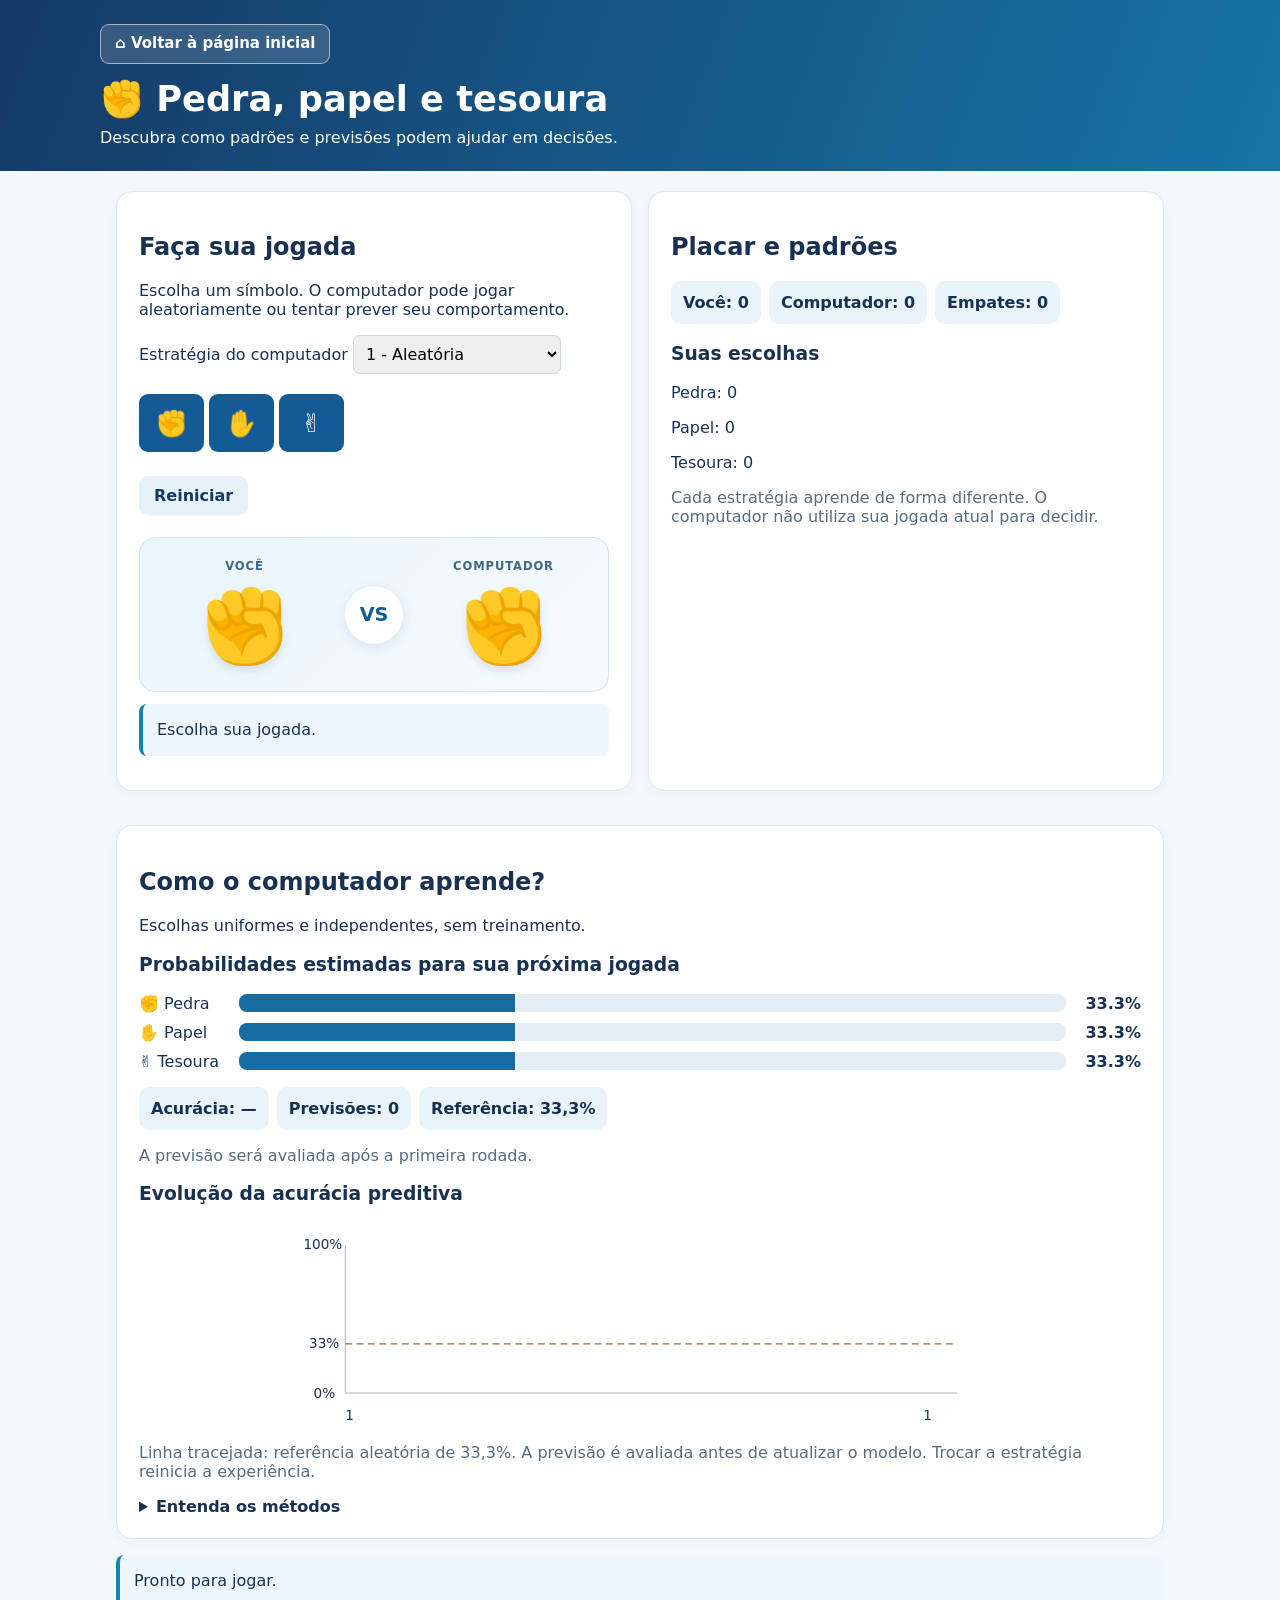
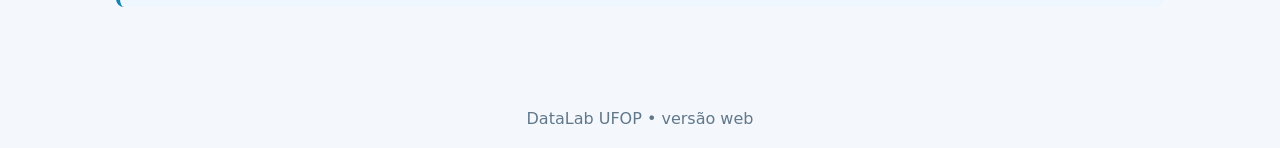
<file: jogos/01-pedra-papel-tesoura/index.html>
<!doctype html><html lang="pt-BR"><head><meta charset="utf-8"><meta name="viewport" content="width=device-width,initial-scale=1"><title>✊ Pedra, papel e tesoura | DataLab UFOP</title><style>

:root{font-family:system-ui,Segoe UI,Arial,sans-serif;background:#f4f8fc;color:#183153}*{box-sizing:border-box}body{margin:0}header{background:linear-gradient(110deg,#153a67,#1674a5);color:white;padding:24px max(16px,calc((100vw - 1080px)/2))}header h1{margin:0 0 8px;font-size:clamp(1.5rem,4vw,2.2rem)}header p{margin:0}main{max-width:1080px;margin:auto;padding:20px 16px 70px}.card{background:white;border:1px solid #dbe7f0;border-radius:16px;padding:22px;margin-bottom:16px;box-shadow:0 3px 12px #173c6008}.cols{display:grid;grid-template-columns:1fr 1fr;gap:16px}.muted{color:#576c7e}.small{font-size:.9rem}button,select,input{font:inherit}button{cursor:pointer;border:0;border-radius:9px;background:#145b96;color:white;padding:10px 15px;margin:4px 5px 4px 0;font-weight:650}button.alt{background:#e6f1f8;color:#153a67}button:disabled{opacity:.5;cursor:default}button:focus-visible,input:focus-visible,select:focus-visible{outline:3px solid #e7a13b}input,select{border:1px solid #c8d8e4;border-radius:7px;padding:8px;max-width:100%}input[type=range]{width:100%}.notice{background:#edf7fd;border-left:4px solid #1683b0;padding:14px;border-radius:8px;margin:12px 0;line-height:1.5}.stats{display:flex;flex-wrap:wrap;gap:8px}.stat{background:#e8f3fa;padding:12px;border-radius:10px;font-weight:650}.choice{display:inline-flex;align-items:center;justify-content:center;min-width:65px;min-height:58px;font-size:25px}.choice.active{outline:3px solid #eaa34d}.chart{display:block;width:100%;max-width:100%;border:1px solid #e1eaf0;border-radius:10px;background:#fff;touch-action:none}.grid{display:grid;grid-template-columns:repeat(auto-fit,minmax(145px,1fr));gap:12px}.tile{padding:18px;background:#e9f3fa;border-radius:12px;text-align:center}.tile strong{display:block;font-size:22px}.bar{height:18px;background:#e9f0f6;border-radius:6px;overflow:hidden;margin:6px 0}.bar>div{height:100%;background:#1683b0}.tag{display:inline-block;background:#e7f0f8;border-radius:30px;padding:6px 10px;margin:3px}a{color:#145b96}footer{text-align:center;padding:20px;color:#61778a}hr{border:0;border-top:1px solid #e3eaf0;margin:18px 0}@media(max-width:720px){.cols{grid-template-columns:1fr}.card{padding:16px}}

/* Navegação de retorno ao portal — todos os jogos */
.datalab-home-nav { margin: 0 0 14px; }
.datalab-home-link { display:inline-flex; align-items:center; gap:7px; padding:9px 14px; border-radius:9px; border:1px solid rgba(255,255,255,.55); background:rgba(255,255,255,.14); color:#fff !important; text-decoration:none; font-size:15px; font-weight:650; line-height:1.3; }
.datalab-home-link:hover { background:rgba(255,255,255,.28); }
.datalab-home-link:focus-visible { outline:3px solid #ffc56d; outline-offset:3px; }
@media(max-width:600px) { .datalab-home-link { padding:10px 12px; } }

</style><style>/* Animação da rodada: apenas o jogo 01 */
.rps-arena{display:grid;grid-template-columns:1fr auto 1fr;align-items:center;gap:12px;min-height:155px;margin:18px 0 12px;padding:16px;background:linear-gradient(135deg,#e9f5fc,#f6faff);border:1px solid #cde4f2;border-radius:16px;text-align:center;overflow:hidden}
.rps-side{display:flex;flex-direction:column;align-items:center;gap:8px;min-width:0}.rps-label{font-size:.72rem;letter-spacing:.08em;font-weight:800;color:#426784}.rps-hand{font-size:clamp(2.9rem,7vw,4.5rem);line-height:1.25;display:block;transform-origin:center bottom;filter:drop-shadow(0 5px 4px #173c601e)}.rps-center{min-width:58px}.rps-count{display:inline-flex;align-items:center;justify-content:center;width:58px;height:58px;border-radius:50%;background:#fff;color:#155b91;font-size:1.2rem;font-weight:900;box-shadow:0 3px 12px #173c601c}.rps-arena.playing .rps-left{animation:rps-bounce-left .45s ease-in-out infinite alternate}.rps-arena.playing .rps-right{animation:rps-bounce-right .45s ease-in-out infinite alternate}.rps-count.pulse{animation:rps-pop .28s ease-out}.rps-arena.revealed .rps-hand{animation:rps-reveal .45s cubic-bezier(.2,1.5,.4,1) both}.rps-arena.win{border-color:#66b98b;background:#e8f8ef}.rps-arena.lose{border-color:#edaaa0;background:#fff0ed}.rps-arena.tie{border-color:#d4bf73;background:#fff9e6}@keyframes rps-bounce-left{from{transform:translateY(-8px) rotate(-15deg)}to{transform:translateY(13px) rotate(10deg)}}@keyframes rps-bounce-right{from{transform:translateY(-8px) rotate(15deg)}to{transform:translateY(13px) rotate(-10deg)}}@keyframes rps-pop{from{transform:scale(.7);opacity:.4}to{transform:scale(1);opacity:1}}@keyframes rps-reveal{from{transform:scale(.65);opacity:.5}to{transform:scale(1);opacity:1}}@media(max-width:420px){.rps-arena{gap:5px;padding:10px}.rps-center{min-width:44px}.rps-count{width:44px;height:44px;font-size:1rem}}@media(prefers-reduced-motion:reduce){.rps-arena.playing .rps-hand,.rps-arena.revealed .rps-hand,.rps-count.pulse{animation:none}}

.learning-panel{margin-top:18px}.prob-row{display:grid;grid-template-columns:90px minmax(0,1fr) 65px;gap:10px;align-items:center;margin:10px 0}.prob-track{height:18px;background:#e5edf5;border-radius:8px;overflow:hidden}.prob-track>div{height:100%;background:#176ca2;transition:width .25s}.prob-row strong{text-align:right;font-variant-numeric:tabular-nums}.learning-panel #curve{display:block;width:100%;max-width:680px;height:auto;margin:12px auto}.learning-panel details{margin-top:12px}.learning-panel summary{cursor:pointer;font-weight:700}.learning-panel .stats{margin-top:16px}
</style></head><body><header><nav class="datalab-home-nav" aria-label="Navegação principal"><a class="datalab-home-link" href="../../index.html" title="Voltar à página inicial do DataLab UFOP">⌂ Voltar à página inicial</a></nav><h1>✊ Pedra, papel e tesoura</h1><p>Descubra como padrões e previsões podem ajudar em decisões.</p></header><main><div class="cols"><section class="card"><h2>Faça sua jogada</h2><p>Escolha um símbolo. O computador pode jogar aleatoriamente ou tentar prever seu comportamento.</p><label>Estratégia do computador <select id="mode"><option value="random">1 - Aleatória</option><option value="smart">2 - Frequências</option><option value="markov">3 - Cadeia de Markov</option><option value="neural">4 - Rede neural</option></select></label><p><button class="choice" data-play="0">✊</button><button class="choice" data-play="1">✋</button><button class="choice" data-play="2">✌️</button></p><button id="reset" class="alt">Reiniciar</button><div id="arena" class="rps-arena" aria-label="Animação da rodada">
<div class="rps-side"><span class="rps-label">VOCÊ</span><span id="hand-user" class="rps-hand rps-left">✊</span></div>
<div class="rps-center"><span id="rps-count" class="rps-count">VS</span></div>
<div class="rps-side"><span class="rps-label">COMPUTADOR</span><span id="hand-cpu" class="rps-hand rps-right">✊</span></div>
</div><div id="out" class="notice" aria-live="polite">Escolha sua jogada.</div></section><section class="card"><h2>Placar e padrões</h2><div class="stats" id="scores"></div><h3>Suas escolhas</h3><div id="freq"></div><p class="muted">Cada estratégia aprende de forma diferente. O computador não utiliza sua jogada atual para decidir.</p></section></div><section class="card learning-panel"><h2>Como o computador aprende?</h2><p id="method"></p><h3>Probabilidades estimadas para sua próxima jogada</h3><div id="prob"></div><div class="stats" id="metrics"></div><p id="lastpred" class="muted"></p><h3>Evolução da acurácia preditiva</h3><svg id="curve" viewBox="0 0 600 180" role="img" aria-label="Acurácia acumulada e referência aleatória"></svg><p class="muted">Linha tracejada: referência aleatória de 33,3%. A previsão é avaliada antes de atualizar o modelo. Trocar a estratégia reinicia a experiência.</p><details><summary>Entenda os métodos</summary><p>Frequências: moda das escolhas anteriores, com suavização para exibir probabilidades. Markov: transições da última jogada para a próxima, com suavização. Rede neural: 18 entradas one-hot (três escolhas e três resultados anteriores), 6 unidades ReLU e 3 saídas softmax. Treinamento por entropia cruzada e gradiente após cada rodada com histórico suficiente. Markov e rede neural escolhem a ação de maior saldo esperado entre vitória e derrota.</p></details></section><div id="status" class="notice" role="status" aria-live="polite">Pronto para jogar.</div></main><footer>DataLab UFOP • versão web </footer><script>
'use strict';
const $=id=>document.getElementById(id);
function say(text){$('status').textContent=text;}
const icons=['✊','✋','✌️'],names=['Pedra','Papel','Tesoura'];
let hist=[],w=0,l=0,t=0,animating=false,roundToken=0,net,evals=[];
const buttons=[...document.querySelectorAll('[data-play]')];
const reducedMotion=window.matchMedia ? window.matchMedia('(prefers-reduced-motion: reduce)') : {matches:false};
const zeros=n=>Array(n).fill(0), rand=()=>Math.random();
const matrix=(n,m)=>Array.from({length:n},()=>Array.from({length:m},()=> (rand()*2-1)*Math.sqrt(2/m)));
function initNet(){return {W:matrix(6,18),b:zeros(6),V:matrix(3,6),d:zeros(3),steps:0};}
function features(h){const x=zeros(18);h.slice(-3).forEach((r,i)=>{x[i*6+r.u]=1;x[i*6+3+r.r]=1;});return x;}
const dot=(a,b)=>a.reduce((s,v,i)=>s+v*b[i],0);
function forward(x){const z=net.W.map((a,i)=>dot(a,x)+net.b[i]),h=z.map(v=>Math.max(0,v)),a=net.V.map((v,i)=>dot(v,h)+net.d[i]),m=Math.max(...a),e=a.map(v=>Math.exp(v-m)),s=e.reduce((a,b)=>a+b,0);return {z,h,p:e.map(v=>v/s)};}
function train(x,y){const {z,h,p}=forward(x),d=p.map((v,i)=>v-(i===y?1:0)),g=h.map((_,j)=>z[j]>0?net.V.reduce((s,v,i)=>s+v[j]*d[i],0):0),lr=.08;net.V.forEach((v,i)=>{v.forEach((_,j)=>v[j]-=lr*d[i]*h[j]);net.d[i]-=lr*d[i];});net.W.forEach((v,i)=>{v.forEach((_,j)=>v[j]-=lr*g[i]*x[j]);net.b[i]-=lr*g[i];});net.steps++;}
function freq(h){let a=[1,1,1];h.forEach(r=>a[r.u]++);return a.map(v=>v/(h.length+3));}
function estimate(h,mode){if(mode==='random'||h.length<3)return [1/3,1/3,1/3];if(mode==='smart')return freq(h);if(mode==='neural')return net.steps?forward(features(h)).p:freq(h);let a=[1,1,1],last=h[h.length-1].u;for(let i=1;i<h.length;i++)if(h[i-1].u===last)a[h[i].u]++;let n=a.reduce((s,v)=>s+v,0);return n===3?freq(h):a.map(v=>v/n);}
function best(a){let m=Math.max(...a),idx=a.map((v,i)=>Math.abs(v-m)<1e-10?i:-1).filter(i=>i>=0);return idx[Math.floor(rand()*idx.length)];}
function decide(p,mode){let pred=mode==='smart'&&hist.length>=3?p.indexOf(Math.max(...p)):best(p);let c=mode==='random'||hist.length<3?Math.floor(rand()*3):mode==='smart'?(pred+1)%3:best(p.map((_,i)=>p[(i+2)%3]-p[(i+1)%3]));return {pred,c};}
const descriptions={random:'Escolhas uniformes e independentes, sem treinamento.',smart:'Aprende a escolha mais frequente após três rodadas. Empates de frequência favorecem a primeira categoria.',markov:'Estima a próxima escolha condicionada à última. Sem transições observadas, utiliza frequências.',neural:'Rede neural 18–6–3, atualizada após cada rodada com três jogadas anteriores. Antes da primeira atualização, usa frequências.'};
function render(){
 $('scores').innerHTML=`<span class="stat">Você: ${w}</span><span class="stat">Computador: ${l}</span><span class="stat">Empates: ${t}</span>`;
 $('freq').innerHTML=names.map((n,i)=>`<p>${n}: ${hist.filter(x=>x.u===i).length}</p>`).join('');
 const mode=$('mode').value,p=estimate(hist,mode),n=evals.length,acc=n?100*evals.reduce((s,r)=>s+r.hit,0)/n:0;
 $('method').textContent=descriptions[mode];$('prob').innerHTML=p.map((v,i)=>`<div class="prob-row"><span>${icons[i]} ${names[i]}</span><div class="prob-track"><div style="width:${100*v}%"></div></div><strong>${(100*v).toFixed(1)}%</strong></div>`).join('');
 $('metrics').innerHTML=`<span class="stat">Acurácia: ${n?acc.toFixed(1)+'%':'—'}</span><span class="stat">Previsões: ${n}</span><span class="stat">Referência: 33,3%</span>${mode==='neural'?`<span class="stat">Atualizações da rede: ${net.steps}</span>`:''}`;
 $('lastpred').textContent=n?`Última previsão: ${names[evals[evals.length-1].pred]} — ${evals[evals.length-1].hit?'correta':'incorreta'}.`: 'A previsão será avaliada após a primeira rodada.';
 let sum=0,pts=evals.map((r,i)=>{sum+=r.hit;return `${40+540*i/Math.max(1,n-1)},${150-130*sum/(i+1)}`;});
 $('curve').innerHTML=`<g fill="currentColor" font-size="12"><text x="3" y="23">100%</text><text x="8" y="110">33%</text><text x="12" y="154">0%</text><text x="40" y="174">1</text><text x="550" y="174">${n||1}</text></g><path d="M40 20V150H580" stroke="#aab8c6" fill="none"/><path d="M40 106.67H580" stroke="#a06b23" stroke-dasharray="6 4"/>${n>1?`<polyline points="${pts.join(' ')}" fill="none" stroke="#176ca2" stroke-width="3"/>`:n?`<circle cx="40" cy="${150-130*evals[0].hit}" r="4" fill="#176ca2"/>`:''}`;
}
function setBusy(value){animating=value;buttons.forEach(b=>b.disabled=value);$('mode').disabled=value;}
function pause(ms){return new Promise(resolve=>setTimeout(resolve,ms));}
async function play(u){if(animating)return;const token=++roundToken,mode=$('mode').value,p=estimate(hist,mode),{pred,c}=decide(p,mode),x=hist.length>=3?features(hist):null;setBusy(true);const arena=$('arena'),count=$('rps-count');arena.className='rps-arena playing';$('hand-user').textContent='✊';$('hand-cpu').textContent='✊';$('out').textContent='Pedra, papel, tesoura...';say('Rodada em andamento.');for(const step of reducedMotion.matches?['3','2','1']:['3','2','1','JÁ!']){if(token!==roundToken)return;count.classList.remove('pulse');void count.offsetWidth;count.textContent=step;count.classList.add('pulse');await pause(reducedMotion.matches?90:390);}if(token!==roundToken)return;
 $('hand-user').textContent=icons[u];$('hand-cpu').textContent=icons[c];const result=(u-c+3)%3;arena.className='rps-arena revealed '+(result===0?'tie':result===1?'win':'lose');count.classList.remove('pulse');count.textContent=result===0?'🤝':result===1?'🏆':'💻';evals.push({pred,hit:Number(pred===u)});if(mode==='neural'&&x)train(x,u);hist.push({u,r:result});if(result===0)t++;else if(result===1)w++;else l++;$('out').textContent=`Você: ${icons[u]} ${names[u]}. Computador: ${icons[c]} ${names[c]}. ${result===0?'Empate!':result===1?'Você venceu!':'O computador venceu!'}`;say(`Rodada ${hist.length} concluída.`);render();setBusy(false);}
function reset(){++roundToken;setBusy(false);hist=[];evals=[];w=l=t=0;net=initNet();$('arena').className='rps-arena';$('hand-user').textContent='✊';$('hand-cpu').textContent='✊';$('rps-count').textContent='VS';$('rps-count').classList.remove('pulse');$('out').textContent='Escolha sua jogada.';say('Pronto para jogar.');render();}
buttons.forEach(b=>b.addEventListener('click',()=>play(Number(b.dataset.play))));$('reset').addEventListener('click',reset);$('mode').addEventListener('change',reset);net=initNet();render();

</script></body></html>
</file>
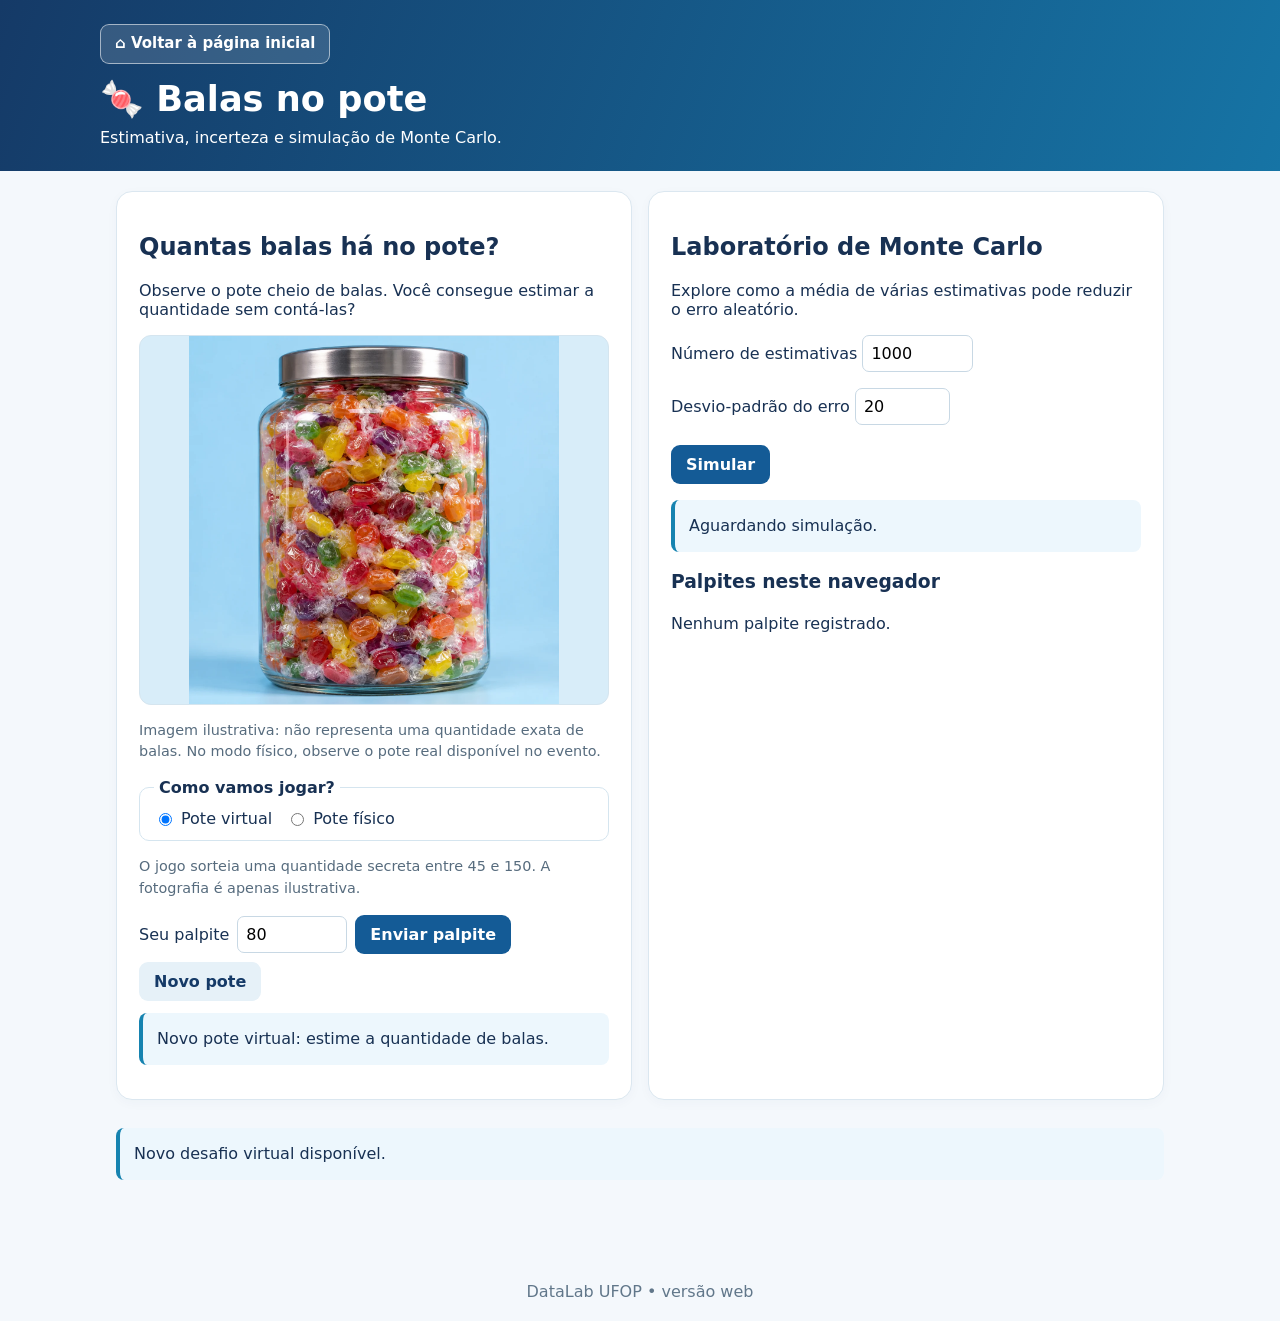
<file: jogos/02-balas-no-pote/index.html>
<!doctype html>
<html lang="pt-BR"><head><meta charset="utf-8"><meta name="viewport" content="width=device-width,initial-scale=1"><title>🍬 Balas no pote | DataLab UFOP</title><link rel="stylesheet" href="../../assets/style.css"><link rel="stylesheet" href="game.css"></head>
<body><header><nav class="datalab-home-nav" aria-label="Navegação principal"><a class="datalab-home-link" href="../../index.html" title="Voltar à página inicial do DataLab UFOP">⌂ Voltar à página inicial</a></nav><h1>🍬 Balas no pote</h1><p>Estimativa, incerteza e simulação de Monte Carlo.</p></header>
<main><div class="cols"><section class="card"><h2>Quantas balas há no pote?</h2>
<p>Observe o pote cheio de balas. Você consegue estimar a quantidade sem contá-las?</p>
<div class="pot-photo"><img src="assets/pote-balas.webp" alt="Pote de vidro repleto de balas coloridas sobrepostas, difíceis de contar individualmente"></div>
<p class="muted small" id="image-note">Imagem ilustrativa: não representa uma quantidade exata de balas. No modo físico, observe o pote real disponível no evento.</p>
<fieldset class="mode-picker"><legend>Como vamos jogar?</legend><label><input type="radio" name="mode" value="virtual" checked> Pote virtual</label><label><input type="radio" name="mode" value="physical"> Pote físico</label></fieldset>
<div id="virtual-controls" class="small muted">O jogo sorteia uma quantidade secreta entre 45 e 150. A fotografia é apenas ilustrativa.</div>
<div id="physical-controls" hidden><details id="organizer"><summary>🔒 Configuração do organizador — pote físico</summary><div class="admin-panel"><p>Antes da participação, conte as balas do pote real e informe o total. Configure longe da visão dos visitantes.</p><label>Quantidade real de balas <input id="physical-truth" type="password" inputmode="numeric" autocomplete="off" placeholder="Digite o total" aria-label="Quantidade real de balas"></label><button id="save-physical">Salvar quantidade</button><p class="small muted" id="physical-config-status">Nenhuma quantidade configurada.</p><p class="small muted">A quantidade fica somente na memória desta página. Recarregar a página exige uma nova configuração.</p></div></details><p class="small muted" id="physical-ready">Aguardando configuração do pote físico pelo organizador.</p></div>
<div class="guess-line"><label for="guess">Seu palpite</label><input id="guess" type="number" min="1" max="1000000" value="80"><button id="send">Enviar palpite</button><button class="alt" id="new">Novo pote</button></div>
<div id="result" class="notice" aria-live="polite">Faça sua estimativa antes de revelar.</div>
</section><section class="card"><h2>Laboratório de Monte Carlo</h2><p>Explore como a média de várias estimativas pode reduzir o erro aleatório.</p>
<label>Número de estimativas <input id="n" type="number" min="10" max="10000" value="1000"></label><p><label>Desvio-padrão do erro <input id="sigma" type="number" min="1" max="100" value="20"></label></p><button id="sim">Simular</button><div id="simres" class="notice">Aguardando simulação.</div><h3>Palpites neste navegador</h3><div id="history"></div></section></div>
<div id="status" class="notice" role="status" aria-live="polite">Pronto para jogar.</div></main><footer>DataLab UFOP • versão web </footer>
<script src="../../assets/common.js"></script><script src="app.js"></script></body></html>
</file>
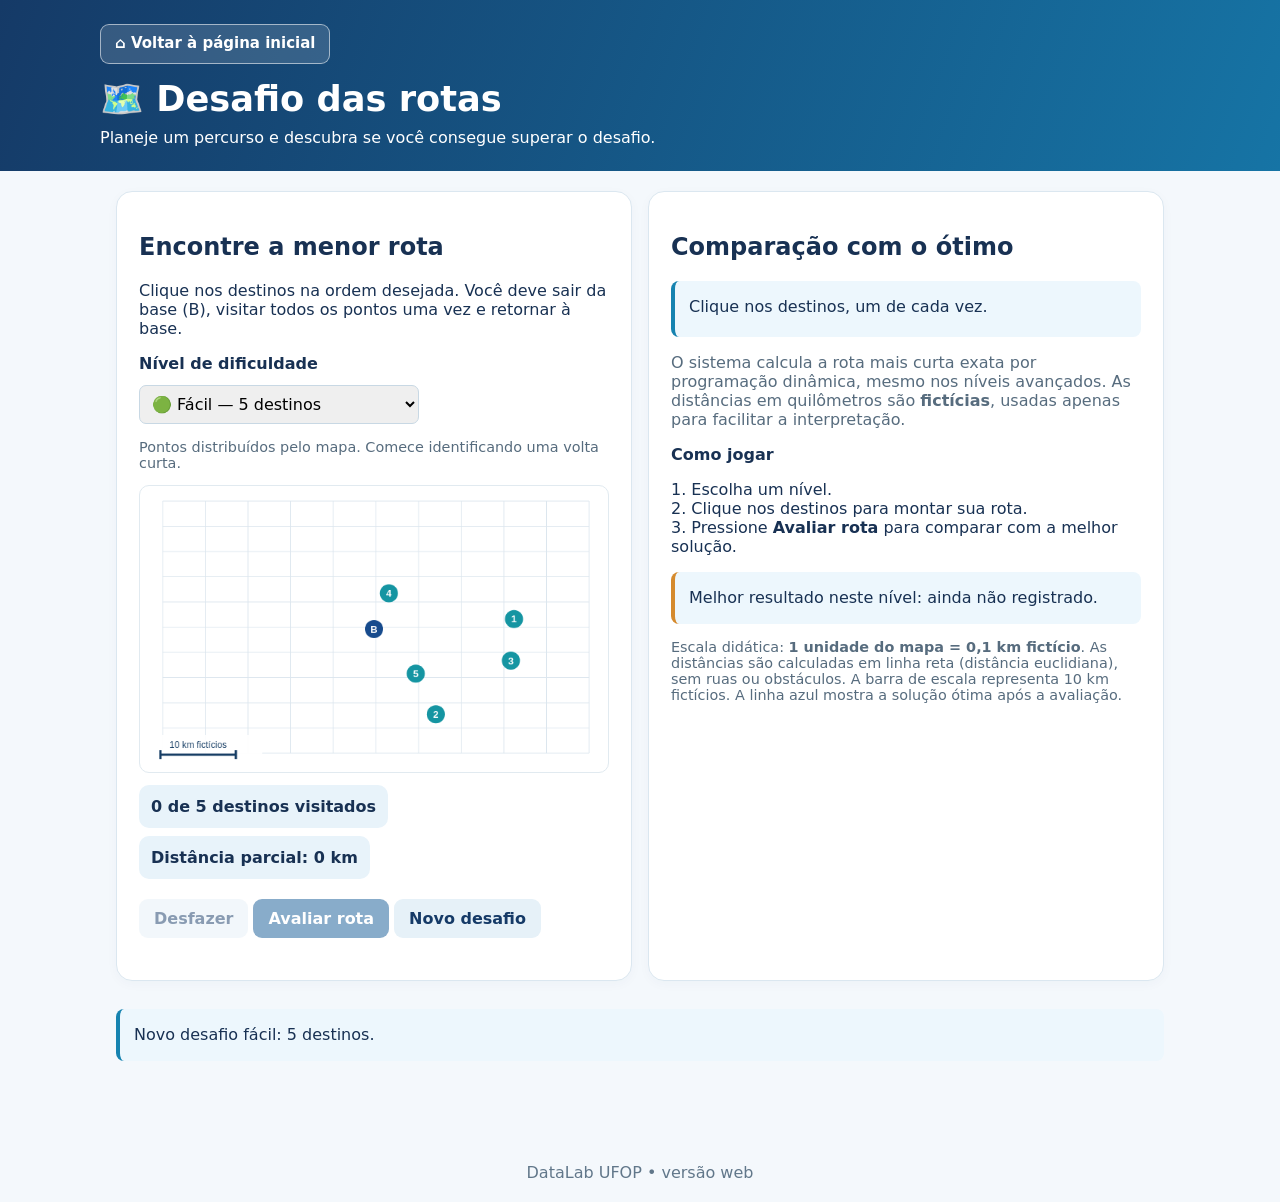
<file: jogos/03-desafio-rotas/index.html>
<!doctype html><html lang="pt-BR"><head><meta charset="utf-8"><meta name="viewport" content="width=device-width,initial-scale=1"><title>🗺️ Desafio das rotas | DataLab UFOP</title><link rel="stylesheet" href="../../assets/style.css"><link rel="stylesheet" href="game.css"></head><body><header><nav class="datalab-home-nav" aria-label="Navegação principal"><a class="datalab-home-link" href="../../index.html">⌂ Voltar à página inicial</a></nav><h1>🗺️ Desafio das rotas</h1><p>Planeje um percurso e descubra se você consegue superar o desafio.</p></header><main><div class="cols"><section class="card"><h2>Encontre a menor rota</h2><p>Clique nos destinos na ordem desejada. Você deve sair da base (B), visitar todos os pontos uma vez e retornar à base.</p><div class="controls"><label for="level">Nível de dificuldade</label><select id="level"><option value="easy">🟢 Fácil — 5 destinos</option><option value="medium">🟡 Intermediário — 7 destinos</option><option value="hard">🟠 Difícil — 9 destinos</option><option value="expert">🔴 Especialista — 11 destinos</option></select></div><p id="level-desc" class="muted small"></p><canvas class="chart" id="map" width="620" height="380" aria-label="Mapa interativo dos destinos"></canvas><div class="stats" style="margin-top:12px"><span class="stat" id="visited">0 destinos visitados</span><span class="stat" id="distance">Distância parcial: 0 km</span></div><p><button id="undo" class="alt">Desfazer</button><button id="finish">Avaliar rota</button><button id="new" class="alt">Novo desafio</button></p></section><section class="card"><h2>Comparação com o ótimo</h2><div id="route" class="notice">Escolha os pontos no mapa.</div><p class="muted">O sistema calcula a rota mais curta exata por programação dinâmica, mesmo nos níveis avançados. As distâncias em quilômetros são <strong>fictícias</strong>, usadas apenas para facilitar a interpretação.</p><div id="legend"><strong>Como jogar</strong><p>1. Escolha um nível.<br>2. Clique nos destinos para montar sua rota.<br>3. Pressione <strong>Avaliar rota</strong> para comparar com a melhor solução.</p></div><div id="segments" aria-live="polite"></div><div id="record" class="notice">Melhor resultado neste nível: ainda não registrado.</div><p class="small muted">Escala didática: <strong>1 unidade do mapa = 0,1 km fictício</strong>. As distâncias são calculadas em linha reta (distância euclidiana), sem ruas ou obstáculos. A barra de escala representa 10 km fictícios. A linha azul mostra a solução ótima após a avaliação.</p></section></div><div id="status" class="notice" role="status" aria-live="polite">Pronto para jogar.</div></main><footer>DataLab UFOP • versão web</footer><script src="../../assets/common.js"></script><script src="app.js"></script></body></html>
</file>
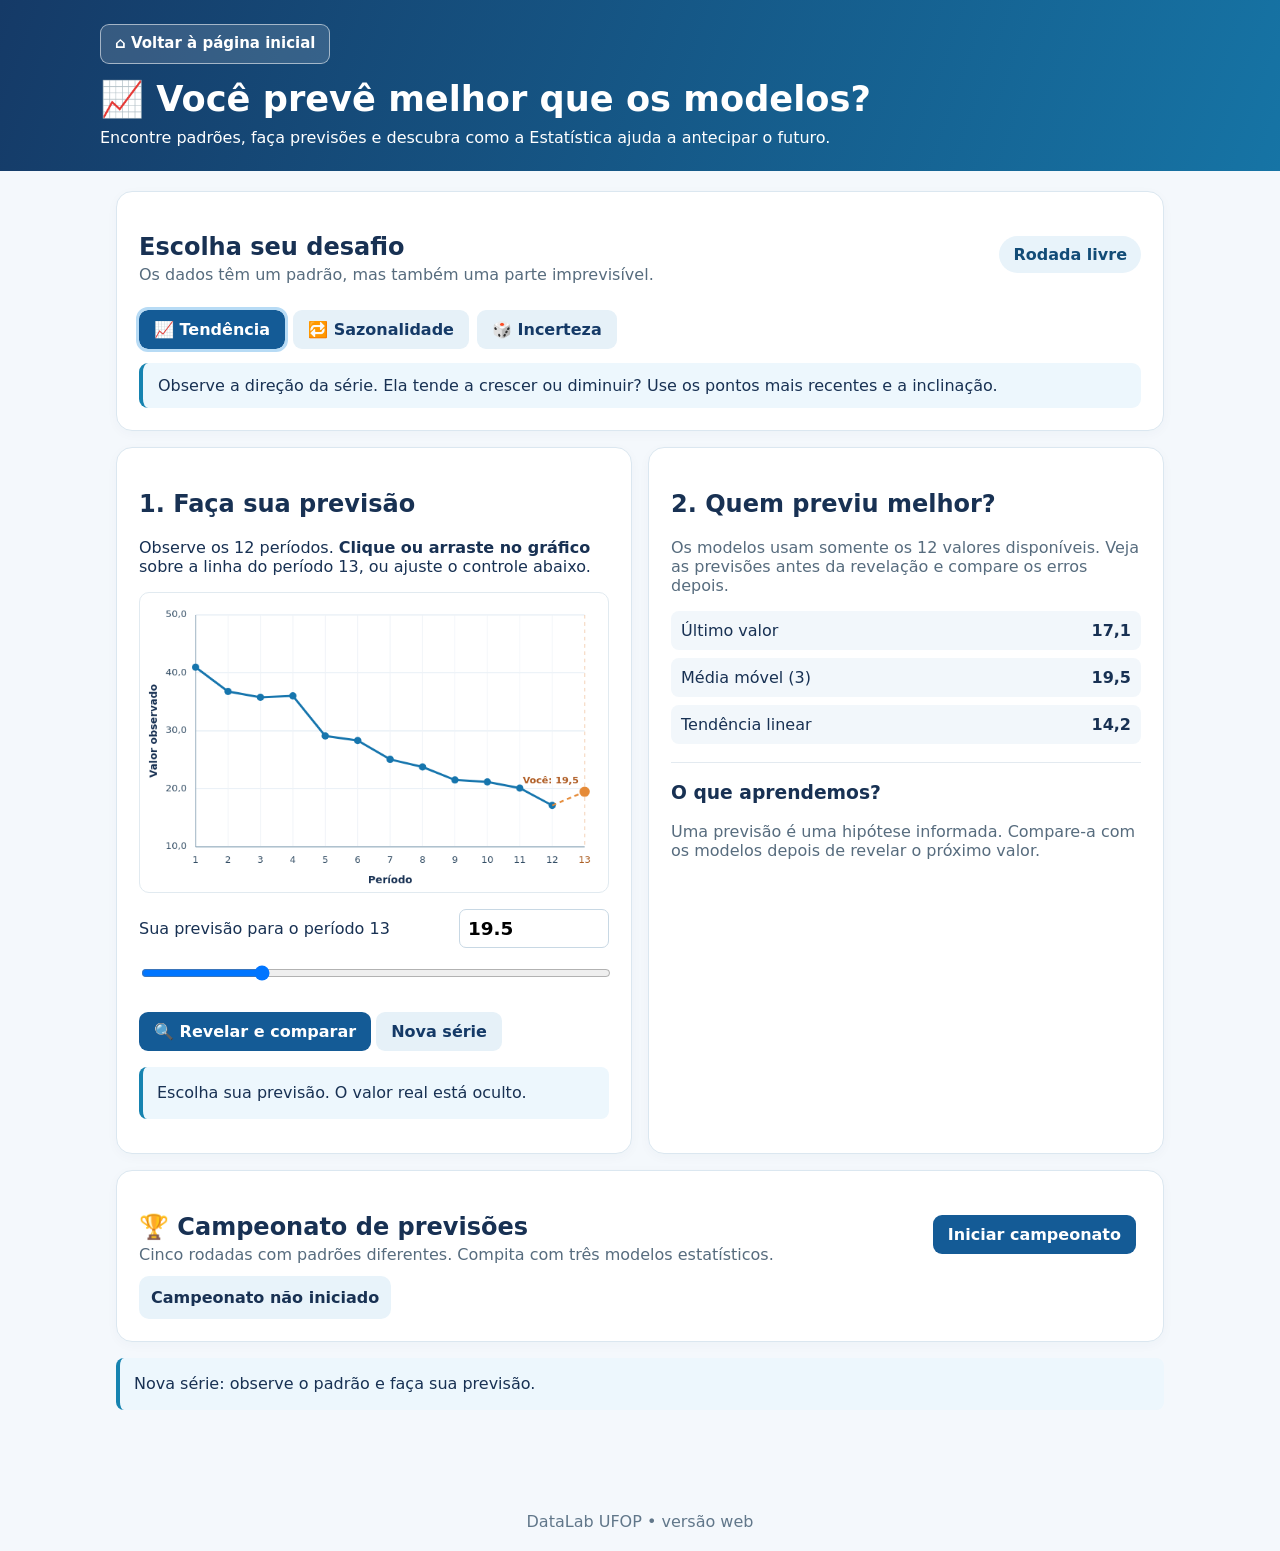
<file: jogos/04-desafio-previsao/index.html>
<!doctype html>
<html lang="pt-BR"><head><meta charset="utf-8"><meta name="viewport" content="width=device-width,initial-scale=1">
<title>📈 Desafio da Previsão | DataLab UFOP</title><link rel="stylesheet" href="../../assets/style.css"><link rel="stylesheet" href="game.css"></head>
<body><header><nav class="datalab-home-nav"><a class="datalab-home-link" href="../../index.html">⌂ Voltar à página inicial</a></nav><h1>📈 Você prevê melhor que os modelos?</h1><p>Encontre padrões, faça previsões e descubra como a Estatística ajuda a antecipar o futuro.</p></header>
<main>
<section class="card"><div class="topline"><div><h2>Escolha seu desafio</h2><p class="muted">Os dados têm um padrão, mas também uma parte imprevisível.</p></div><div class="round-chip" id="roundBadge">Rodada livre</div></div>
<div class="level-row" role="group" aria-label="Dificuldade"><button class="level active" data-level="trend">📈 Tendência</button><button class="level alt" data-level="season">🔁 Sazonalidade</button><button class="level alt" data-level="mixed">🎲 Incerteza</button></div>
<div id="scenarioHelp" class="scenario-help"></div></section>
<div class="cols"><section class="card"><h2>1. Faça sua previsão</h2><p>Observe os 12 períodos. <strong>Clique ou arraste no gráfico</strong> sobre a linha do período 13, ou ajuste o controle abaixo.</p>
<canvas class="chart interactive-chart" id="series" role="img" aria-label="Série temporal com eixos numéricos, 12 observações e previsão ajustável no período 13"></canvas>
<div class="forecast-control"><label for="forecast">Sua previsão para o período 13</label><input id="forecast" type="number" step="0.1" inputmode="decimal"></div>
<input id="forecastRange" type="range" aria-label="Ajustar previsão" step="0.1">
<div id="intervalControls" class="interval-controls" hidden><h3>Qual faixa você considera plausível?</h3><div class="interval-grid"><label>Limite inferior <input id="lower" type="number" step="0.1"></label><label>Limite superior <input id="upper" type="number" step="0.1"></label></div><p class="muted small">Intervalos muito largos recebem penalização. A faixa é uma aposta pessoal, não um intervalo de confiança calculado.</p></div>
<div class="action-row"><button id="check">🔍 Revelar e comparar</button><button id="next" class="alt">Nova série</button></div>
<div id="answer" class="notice" role="status" aria-live="polite">Escolha sua previsão. O valor real está oculto.</div></section>
<section class="card"><h2>2. Quem previu melhor?</h2><p class="muted">Os modelos usam somente os 12 valores disponíveis. Veja as previsões antes da revelação e compare os erros depois.</p>
<div id="modelPredictions" class="model-list"></div><div id="comparison" aria-live="polite"></div><hr><h3>O que aprendemos?</h3><p id="lesson" class="muted">Prever é usar padrões para reduzir a incerteza, não acertar sempre.</p></section></div>
<section class="card"><div class="topline"><div><h2>🏆 Campeonato de previsões</h2><p class="muted">Cinco rodadas com padrões diferentes. Compita com três modelos estatísticos.</p></div><button id="startChamp">Iniciar campeonato</button></div>
<div class="stats" id="champStats"><span class="stat">Campeonato não iniciado</span></div><div id="champHistory"></div><div id="champEnd" class="notice" hidden></div></section>
<div id="status" class="notice" role="status" aria-live="polite">Pronto para começar.</div>
</main><footer>DataLab UFOP • versão web</footer><script src="../../assets/common.js"></script><script src="app.js"></script></body></html>
</file>
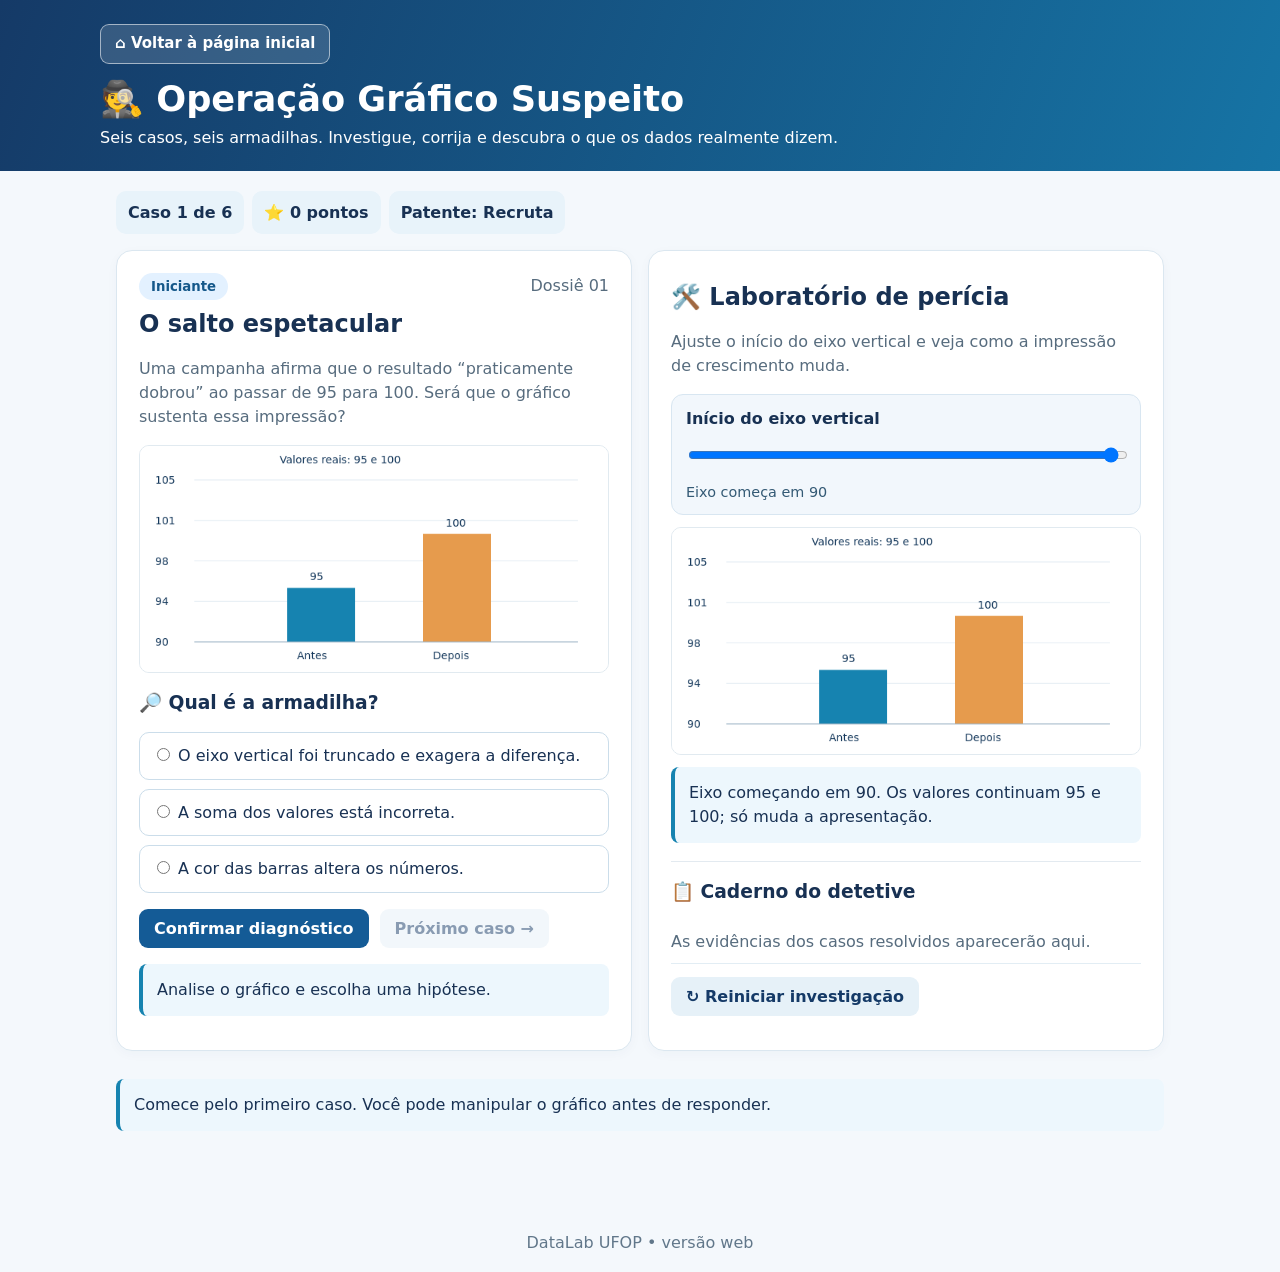
<file: jogos/05-detetive-dados/index.html>
<!doctype html><html lang="pt-BR"><head><meta charset="utf-8"><meta name="viewport" content="width=device-width,initial-scale=1"><title>🕵️ Operação Gráfico Suspeito | DataLab UFOP</title><link rel="stylesheet" href="../../assets/style.css"><link rel="stylesheet" href="game.css"></head><body><header><nav class="datalab-home-nav"><a class="datalab-home-link" href="../../index.html">⌂ Voltar à página inicial</a></nav><h1>🕵️ Operação Gráfico Suspeito</h1><p>Seis casos, seis armadilhas. Investigue, corrija e descubra o que os dados realmente dizem.</p></header><main><div class="stats topstats"><span class="stat" id="progress">Caso 1 de 6</span><span class="stat" id="points">⭐ 0 pontos</span><span class="stat" id="rank">Patente: Recruta</span></div><div class="cols"><section class="card"><div class="caseheading"><span id="difficulty" class="pill">Iniciante</span><span id="caseid" class="muted">Dossiê 01</span></div><h2 id="title"></h2><p id="story" class="muted"></p><canvas id="plot" class="chart" aria-label="Gráfico do caso" role="img"></canvas><div class="chartcaption" id="caption"></div><h3>🔎 Qual é a armadilha?</h3><div id="answers" class="answers"></div><div class="actions"><button id="submit">Confirmar diagnóstico</button><button id="next" class="alt" disabled>Próximo caso →</button></div><div id="feedback" class="notice" role="status" aria-live="polite">Analise o gráfico e escolha uma hipótese.</div></section><section class="card"><h2>🛠️ Laboratório de perícia</h2><p class="muted" id="task"></p><div id="control"></div><canvas id="fixed" class="chart" aria-label="Gráfico com correção interativa" role="img"></canvas><div id="finding" class="notice">Modifique o controle e observe o que muda.</div><hr><h3>📋 Caderno do detetive</h3><div id="notebook" class="notebook"><p class="muted">As evidências dos casos resolvidos aparecerão aqui.</p></div><button id="restart" class="alt">↻ Reiniciar investigação</button></section></div><div id="status" class="notice" role="status" aria-live="polite">Comece pelo primeiro caso. Você pode manipular o gráfico antes de responder.</div></main><footer>DataLab UFOP • versão web</footer><script src="../../assets/common.js"></script><script src="app.js"></script></body></html>
</file>
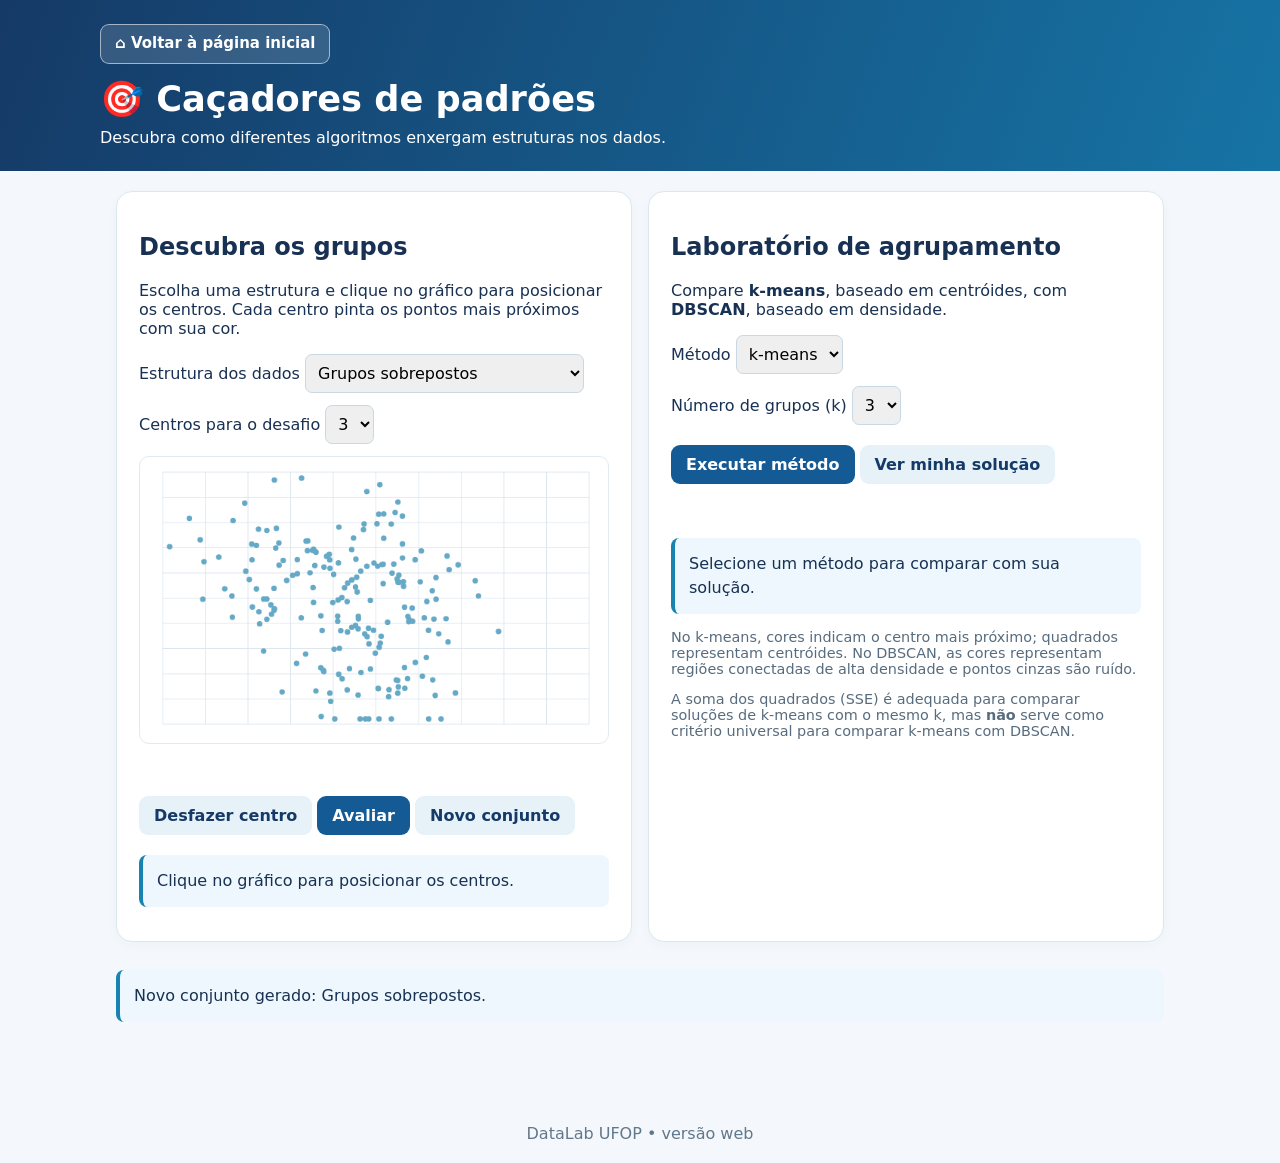
<file: jogos/06-cacadores-padroes/index.html>
<!doctype html><html lang="pt-BR"><head><meta charset="utf-8"><meta name="viewport" content="width=device-width,initial-scale=1"><title>🎯 Caçadores de padrões | DataLab UFOP</title><link rel="stylesheet" href="../../assets/style.css"><link rel="stylesheet" href="game.css"></head><body><header><nav class="datalab-home-nav" aria-label="Navegação principal"><a class="datalab-home-link" href="../../index.html" title="Voltar à página inicial do DataLab UFOP">⌂ Voltar à página inicial</a></nav><h1>🎯 Caçadores de padrões</h1><p>Descubra como diferentes algoritmos enxergam estruturas nos dados.</p></header><main><div class="cols"><section class="card"><h2>Descubra os grupos</h2><p>Escolha uma estrutura e clique no gráfico para posicionar os centros. Cada centro pinta os pontos mais próximos com sua cor.</p><label>Estrutura dos dados <select id="structure"><option value="overlap">Grupos sobrepostos</option><option value="ellipses">Grupos alongados</option><option value="moons">Duas luas entrelaçadas</option><option value="rings">Anéis concêntricos</option><option value="density">Densidades diferentes e ruído</option><option value="blobs">Grupos compactos (inicial)</option></select></label><label class="control">Centros para o desafio <select id="userK"><option value="2">2</option><option value="3" selected>3</option><option value="4">4</option><option value="5">5</option></select></label><canvas class="chart" id="scatter" aria-label="Pontos interativos coloridos conforme o centro mais próximo" tabindex="0"></canvas><div class="legend" id="legend" aria-live="polite"></div><p><button id="undo" class="alt">Desfazer centro</button><button id="check">Avaliar</button><button id="new" class="alt">Novo conjunto</button></p><div id="result" class="notice" aria-live="polite">Clique no gráfico para colocar os centros.</div></section><section class="card"><h2>Laboratório de agrupamento</h2><p>Compare <strong>k-means</strong>, baseado em centróides, com <strong>DBSCAN</strong>, baseado em densidade.</p><label>Método <select id="method"><option value="kmeans">k-means</option><option value="dbscan">DBSCAN</option></select></label><div id="kControls"><label class="control">Número de grupos (k) <select id="k"><option>2</option><option selected>3</option><option>4</option><option>5</option></select></label></div><div id="dbControls" hidden><label class="control">Raio de vizinhança (ε) <input id="eps" type="range" min="8" max="75" value="27" step="1"><output id="epsOut">27</output></label><label class="control">Mínimo de pontos (MinPts) <input id="minpts" type="number" min="3" max="15" value="5" step="1"></label></div><p><button id="run">Executar método</button><button id="resetCompare" class="alt">Ver minha solução</button></p><div class="legend" id="methodLegend"></div><div id="lab" class="notice">Selecione um método para comparar com sua solução.</div><p class="muted small">No k-means, cores indicam o centro mais próximo; quadrados representam centróides. No DBSCAN, as cores representam regiões conectadas de alta densidade e pontos cinzas são ruído.</p><p class="muted small">A soma dos quadrados (SSE) é adequada para comparar soluções de k-means com o mesmo k, mas <strong>não</strong> serve como critério universal para comparar k-means com DBSCAN.</p></section></div><div id="status" class="notice" role="status" aria-live="polite">Pronto para explorar.</div></main><footer>DataLab UFOP • versão web</footer><script src="../../assets/common.js"></script><script src="app.js"></script></body></html>
</file>
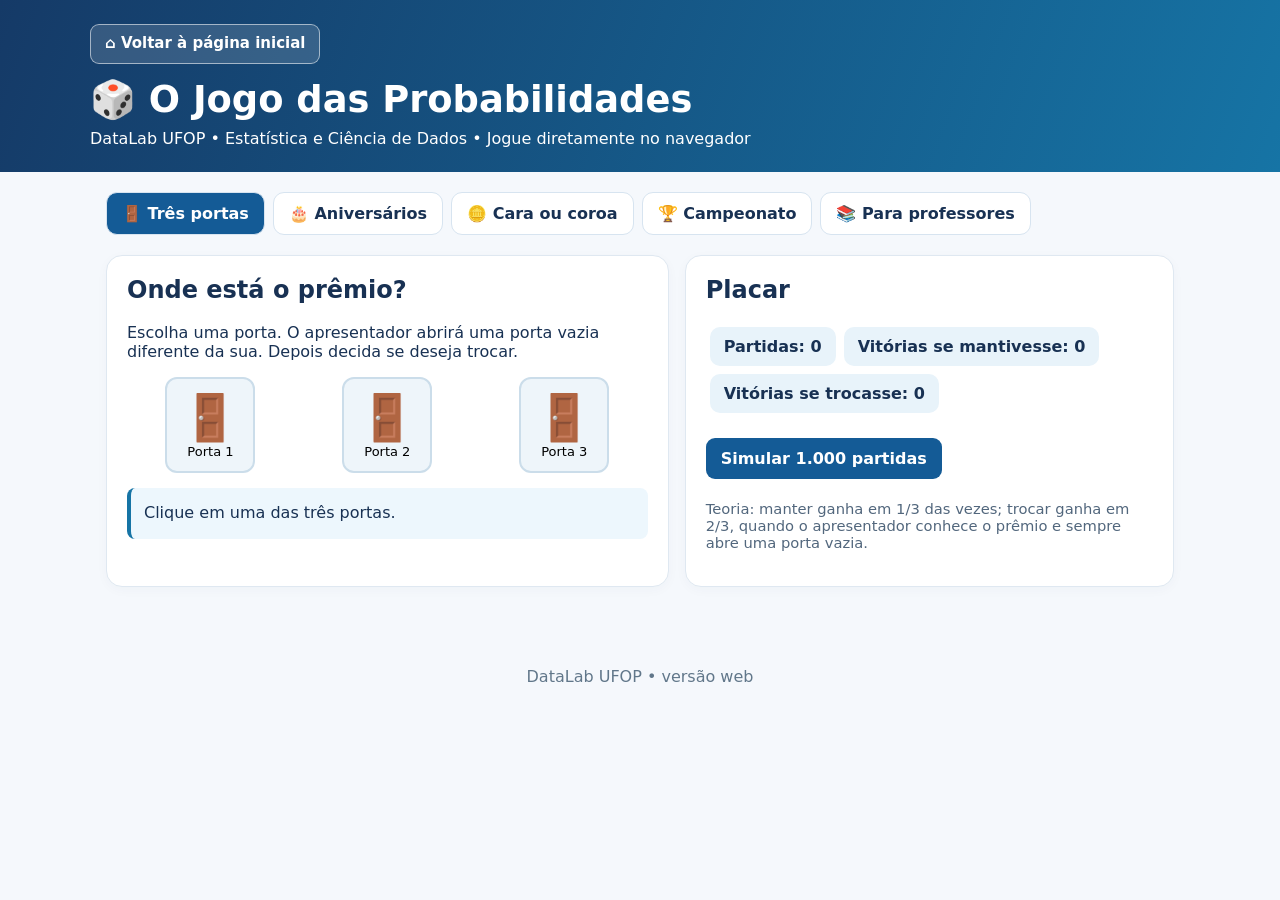
<file: jogos/07-jogo-probabilidades/index.html>
<!doctype html>
<html lang="pt-BR"><head><meta charset="utf-8"><meta name="viewport" content="width=device-width,initial-scale=1"><meta name="theme-color" content="#153a67"><title>DataLab UFOP | O Jogo das Probabilidades</title>
<link rel="stylesheet" href="style.css"></head><body><header><nav class="datalab-home-nav" aria-label="Navegação principal"><a class="datalab-home-link" href="../../index.html" title="Voltar à página inicial do DataLab UFOP">⌂ Voltar à página inicial</a></nav><h1>🎲 O Jogo das Probabilidades</h1><p>DataLab UFOP • Estatística e Ciência de Dados • Jogue diretamente no navegador</p></header>
<main><nav class="tabs" aria-label="Atividades">
<button class="tab" data-tab="monty" aria-selected="true">🚪 Três portas</button><button class="tab" data-tab="birthday" aria-selected="false">🎂 Aniversários</button><button class="tab" data-tab="coin" aria-selected="false">🪙 Cara ou coroa</button><button class="tab" data-tab="quiz" aria-selected="false">🏆 Campeonato</button><button class="tab" data-tab="teacher" aria-selected="false">📚 Para professores</button></nav>
<section id="monty" class="panel"><div class="cols"><div class="card"><h2>Onde está o prêmio?</h2><p>Escolha uma porta. O apresentador abrirá uma porta vazia diferente da sua. Depois decida se deseja trocar.</p><div id="doors" class="doors"></div><div id="monty-actions"></div><div id="monty-msg" class="message" aria-live="polite">Clique em uma das três portas.</div></div><div class="card"><h2>Placar</h2><div id="monty-stats"></div><p><button id="monty-sim" class="primary">Simular 1.000 partidas</button></p><div id="monty-bars"></div><p class="muted">Teoria: manter ganha em 1/3 das vezes; trocar ganha em 2/3, quando o apresentador conhece o prêmio e sempre abre uma porta vazia.</p></div></div></section>
<section id="birthday" class="panel" hidden><div class="cols"><div class="card"><h2>Coincidência de aniversários</h2><label for="people">Pessoas na sala: <strong id="people-label">23</strong></label><p><input id="people" type="range" min="2" max="80" value="23" style="width:100%"></p><div class="controls"><label for="birthday-n">Simulações:</label><input id="birthday-n" type="number" min="100" max="10000" step="100" value="1000"></div><p><button class="primary" id="birthday-run">Simular aniversários</button></p><div id="birthday-result" class="message" aria-live="polite"></div><p class="muted">Hipótese: 365 dias equiprováveis, aniversários independentes e sem ano bissexto.</p></div><div class="card"><h2>Probabilidade teórica</h2><canvas id="birthday-chart" class="chart" aria-label="Curva de probabilidade de aniversários coincidentes" role="img"></canvas><p class="muted">Com 23 pessoas, a probabilidade de ao menos uma coincidência já supera 50%.</p></div></div></section>
<section id="coin" class="panel" hidden><div class="cols"><div class="card"><h2>🪙 Laboratório da Moeda</h2><p>Uma moeda não se lembra dos lançamentos anteriores, mas pode ter probabilidades diferentes para cara e coroa.</p>
<div class="coin-mode"><label><input type="radio" name="coin-type" value="fair" checked> Moeda justa</label> <label><input type="radio" name="coin-type" value="biased"> Moeda viciada</label></div>
<p><label for="coin-prob">Probabilidade de cara: <strong id="coin-prob-label">50%</strong></label><input id="coin-prob" type="range" min="5" max="95" step="5" value="70" disabled style="width:100%"></p><p class="muted">Escolha seu palpite para um lançamento individual:</p><label><input type="radio" name="guess" value="Cara" checked> Cara</label> <label><input type="radio" name="guess" value="Coroa"> Coroa</label><p><button id="coin-one" class="primary">Lançar moeda</button><button id="coin-100" class="secondary">Lançar 100 vezes</button><button id="coin-1000" class="secondary">Lançar 1.000 vezes</button><button id="coin-reset" class="secondary">Reiniciar</button></p><div id="coin-visual" class="coin" aria-label="Moeda">?</div><div id="coin-result" class="message" aria-live="polite">Faça seu primeiro lançamento.</div></div><div class="card"><h2>Resultados acumulados</h2><canvas id="coin-chart" class="chart" role="img" aria-label="Frequência relativa de cara ao longo dos lançamentos"></canvas><div id="coin-stats"></div><p class="muted" id="coin-theory">Probabilidade teórica de cara: 50%. A frequência observada pode variar por acaso.</p></div></div>
<div class="card detective-card"><h2>🔎 Detetive da Moeda</h2><p>O computador escolhe uma moeda secreta. Peça lançamentos e descubra se ela é justa ou viciada.</p>
<div class="controls"><button id="det-new" class="secondary">Novo caso</button><button id="det-10" class="primary">+10 lançamentos</button><button id="det-100" class="secondary">+100 lançamentos</button></div>
<div id="det-stats" class="message" aria-live="polite"></div><canvas id="det-chart" class="chart" role="img" aria-label="Frequência acumulada de cara da moeda desconhecida"></canvas>
<div class="controls"><button id="det-fair" class="secondary">Acho que é justa</button><button id="det-biased" class="primary">Acho que é viciada</button></div>
<div id="det-verdict" class="message" aria-live="polite">Observe alguns lançamentos antes de decidir.</div><p class="muted">Neste desafio, o computador escolhe com igual chance entre p = 0,30, p = 0,50 e p = 0,70. A probabilidade só é revelada depois da resposta.</p></div></section>
<section id="quiz" class="panel" hidden><div class="cols"><div class="card"><h2>Campeonato das Probabilidades</h2><p>Seis desafios de intuição probabilística. Responda antes de revelar a explicação.</p><div id="quiz-content" aria-live="polite"></div></div><div class="card"><h2>Ranking neste navegador</h2><div id="ranking"></div><p><button class="secondary" id="ranking-export">Exportar ranking CSV</button></p><p class="note">Este ranking é armazenado somente neste navegador. Não reúne resultados de outros visitantes ou aparelhos.</p><hr><h3>Experimento coletivo simulado</h3><p>Compare as estratégias de Monty Hall em partidas independentes.</p><div class="controls"><label for="quiz-n">Número de jogos:</label><input id="quiz-n" type="number" min="100" max="100000" step="100" value="1000"></div><p><button id="quiz-sim" class="primary">Executar simulação</button></p><div id="quiz-bars"></div></div></div></section>
<section id="teacher" class="panel" hidden><div class="card"><h2>Conceitos abordados</h2><ul><li>Probabilidade condicional e informação: Monty Hall.</li><li>Eventos complementares e combinatória: aniversários.</li><li>Independência, moeda viciada, frequência relativa, lei dos grandes números e evidência estatística: moeda.</li></ul><h3>Perguntas para a mediação</h3><ol><li>Por que trocar de porta aumenta a chance de ganhar?</li><li>Por que 23 pessoas já são suficientes para ultrapassar 50%?</li><li>O que muda entre uma moeda justa e uma moeda viciada?</li></ol><p class="muted">Atividade demonstrativa. Não envia informações pessoais para um servidor. O ranking opcional usa apelidos salvos localmente.</p></div></section></main><footer>DataLab UFOP • versão web</footer>
<script src="app.js"></script></body></html>
</file>
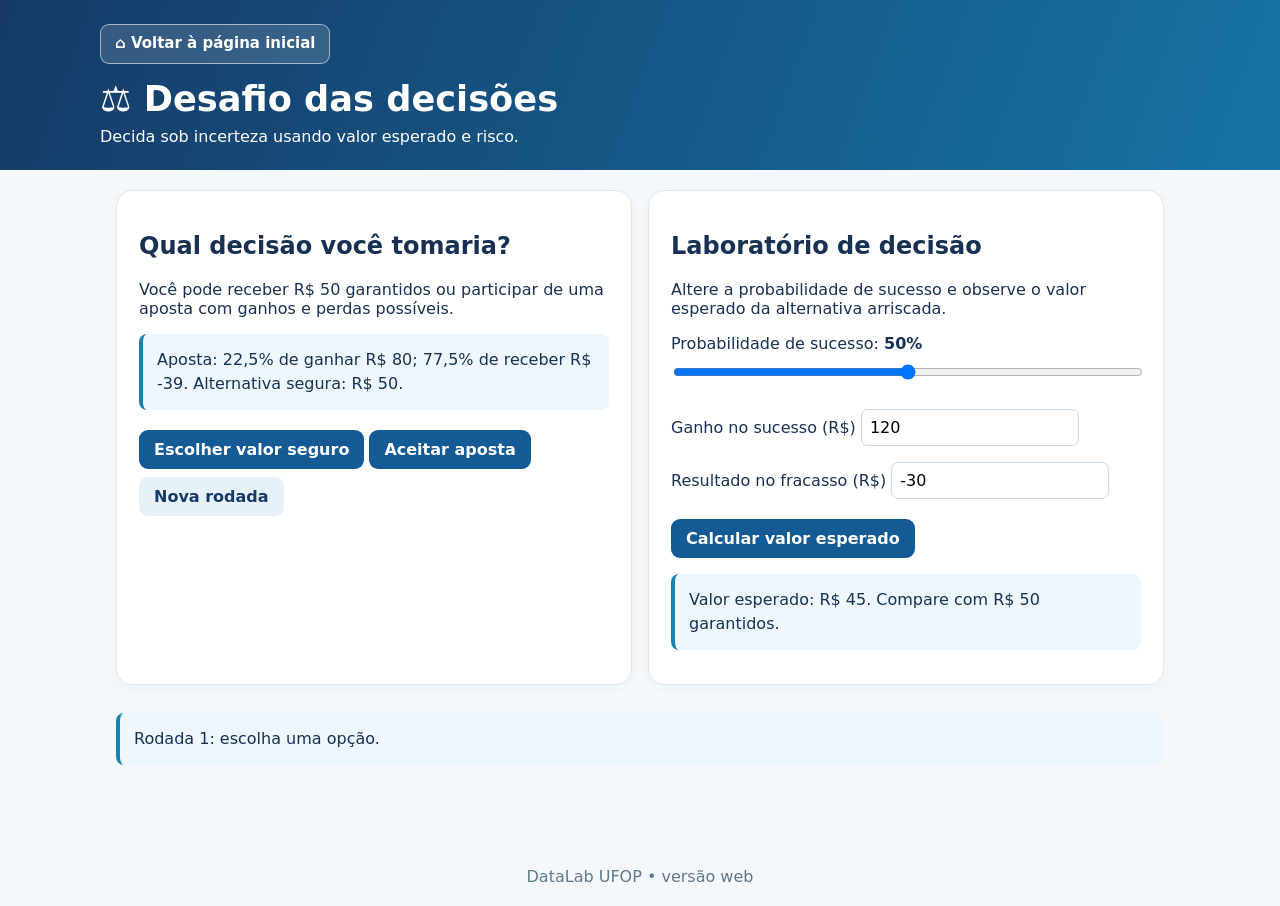
<file: jogos/08-desafio-decisoes/index.html>
<!doctype html><html lang="pt-BR"><head><meta charset="utf-8"><meta name="viewport" content="width=device-width,initial-scale=1"><title>⚖️ Desafio das decisões | DataLab UFOP</title><link rel="stylesheet" href="../../assets/style.css"></head><body><header><nav class="datalab-home-nav" aria-label="Navegação principal"><a class="datalab-home-link" href="../../index.html" title="Voltar à página inicial do DataLab UFOP">⌂ Voltar à página inicial</a></nav><h1>⚖️ Desafio das decisões</h1><p>Decida sob incerteza usando valor esperado e risco.</p></header><main><div class="cols"><section class="card"><h2>Qual decisão você tomaria?</h2><p>Você pode receber R$ 50 garantidos ou participar de uma aposta com ganhos e perdas possíveis.</p><div id="scenario" class="notice"></div><p><button id="safe">Escolher valor seguro</button><button id="risky">Aceitar aposta</button><button id="new" class="alt">Nova rodada</button></p><div id="result"></div></section><section class="card"><h2>Laboratório de decisão</h2><p>Altere a probabilidade de sucesso e observe o valor esperado da alternativa arriscada.</p><label>Probabilidade de sucesso: <strong id="prob-label">50%</strong><input type="range" id="prob" min="0" max="100" value="50"></label><p><label>Ganho no sucesso (R$) <input id="gain" type="number" value="120"></label></p><p><label>Resultado no fracasso (R$) <input id="loss" type="number" value="-30"></label></p><button id="calc">Calcular valor esperado</button><div id="ev" class="notice"></div><div class="stats" id="score"></div></section></div><div id="status" class="notice" role="status" aria-live="polite">Pronto para jogar.</div></main><footer>DataLab UFOP • versão web</footer><script src="../../assets/common.js"></script><script src="app.js"></script></body></html>
</file>
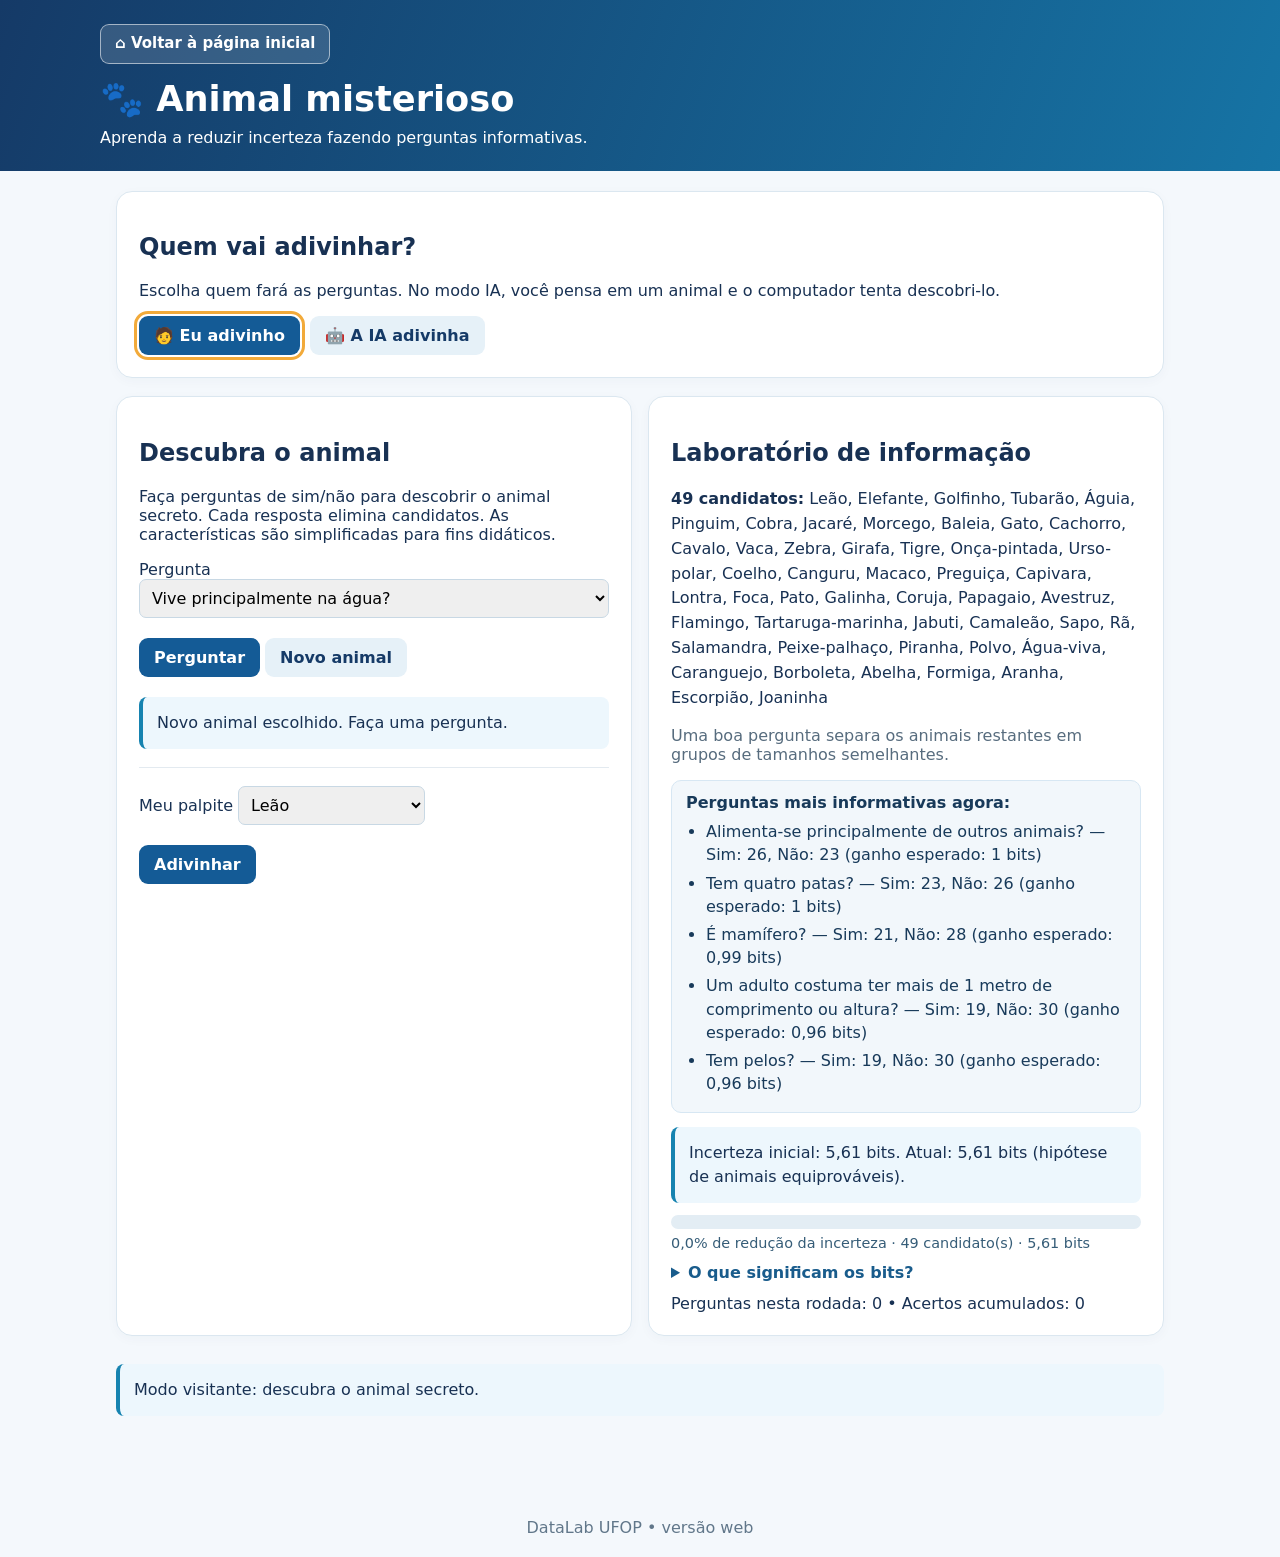
<file: jogos/09-animal-misterioso/index.html>
<!doctype html><html lang="pt-BR"><head><meta charset="utf-8"><meta name="viewport" content="width=device-width,initial-scale=1"><title>🐾 Animal misterioso | DataLab UFOP</title><link rel="stylesheet" href="../../assets/style.css"><link rel="stylesheet" href="game.css"></head><body><header><nav class="datalab-home-nav" aria-label="Navegação principal"><a class="datalab-home-link" href="../../index.html" title="Voltar à página inicial do DataLab UFOP">⌂ Voltar à página inicial</a></nav><h1>🐾 Animal misterioso</h1><p>Aprenda a reduzir incerteza fazendo perguntas informativas.</p></header><main><section class="card animal-mode-picker"><h2>Quem vai adivinhar?</h2><p>Escolha quem fará as perguntas. No modo IA, você pensa em um animal e o computador tenta descobri-lo.</p><div class="animal-mode-buttons"><button id="mode-human" type="button" class="mode-selected" aria-pressed="true">🧑 Eu adivinho</button><button id="mode-ai" type="button" class="alt" aria-pressed="false">🤖 A IA adivinha</button></div></section><div id="human-game"><div class="cols"><section class="card"><h2>Descubra o animal</h2><p>Faça perguntas de sim/não para descobrir o animal secreto. Cada resposta elimina candidatos. As características são simplificadas para fins didáticos.</p><label>Pergunta <select id="question"></select></label><p><button id="ask">Perguntar</button><button id="new" class="alt">Novo animal</button></p><div id="human-reveal" class="animal-reveal" hidden></div><div id="log" class="notice">Faça uma pergunta para começar.</div><hr><label>Meu palpite <select id="guess"></select></label><p><button id="guessbtn">Adivinhar</button></p></section><section class="card"><h2>Laboratório de informação</h2><div id="remaining"></div><p class="muted">Uma boa pergunta separa os animais restantes em grupos de tamanhos semelhantes.</p><div id="suggestions" class="animal-suggestions" aria-live="polite"></div><div id="entropy" class="notice"></div><div class="animal-progress-track" id="human-progress-track" role="progressbar" aria-label="Redução da incerteza" aria-valuemin="0" aria-valuemax="100" aria-valuenow="0"><div id="human-progress-bar"></div></div><div id="human-progress-label" class="animal-progress-label"></div><details class="animal-help"><summary>O que significam os bits?</summary><p>Bits medem a incerteza sobre o animal secreto. Com N animais igualmente prováveis, H = log₂(N). Quanto menos candidatos, menor a incerteza. Com um único animal, H = 0 bit.</p></details><div class="stats" id="score"></div></section></div></div><div id="ai-game" hidden><div class="cols"><section class="card"><h2>🤖 Pense em um animal</h2><p>Escolha mentalmente um dos 49 animais da lista. A IA fará perguntas de <strong>sim</strong> ou <strong>não</strong> para descobrir qual é. Responda com base nas características didáticas do jogo.</p><details class="animal-help"><summary>Ver animais disponíveis</summary><div id="ai-animals"></div></details><p><button id="ai-start">Começar desafio</button><button id="ai-restart" class="alt">Reiniciar</button></p><div id="ai-question-box" class="ai-question-box" hidden><div class="ai-question-label">Pergunta da IA</div><h3 id="ai-question"></h3><div class="animal-mode-buttons"><button id="ai-yes" type="button">✓ Sim</button><button id="ai-no" type="button" class="alt">✕ Não</button></div></div><div id="ai-guess-box" class="ai-question-box" hidden><div class="ai-question-label">A IA acha que descobriu!</div><h3 id="ai-guess"></h3><div id="ai-reveal" class="animal-reveal" hidden></div><p>Esse é o animal em que você pensou?</p><div class="animal-mode-buttons"><button id="ai-correct" type="button">🎉 Acertou!</button><button id="ai-wrong" type="button" class="alt">Não, tente novamente</button></div></div><div id="ai-message" class="notice" aria-live="polite">Clique em Começar desafio para iniciar.</div></section><section class="card"><h2>🧠 Como a IA pensa?</h2><div id="ai-metrics" class="stats"></div><div class="animal-progress-track" role="progressbar" aria-label="Redução da incerteza" aria-valuemin="0" aria-valuemax="100" aria-valuenow="0" id="ai-progress-track"><div id="ai-progress-bar"></div></div><div id="ai-progress-label" class="animal-progress-label">Inicie o desafio para acompanhar a redução da incerteza.</div><p class="muted">A IA seleciona a pergunta que mais reduz a incerteza esperada entre os animais ainda possíveis.</p><div id="ai-explanation" class="animal-suggestions">Aguardando o início do desafio.</div><details class="animal-help"><summary>O que significam os bits?</summary><p>Com 49 animais equiprováveis, a incerteza inicial é log₂(49) ≈ 5,61 bits. A IA escolhe perguntas que tendem a reduzir essa incerteza. O progresso mostra a redução percentual da entropia, não a probabilidade de acerto.</p></details><div id="ai-history" class="animal-history" aria-live="polite"></div><p class="muted">As respostas seguem uma tabela didática de características, não uma inteligência artificial generativa.</p></section></div></div><div id="status" class="notice" role="status" aria-live="polite">Pronto para jogar.</div></main><footer>DataLab UFOP • versão web</footer><script src="../../assets/common.js"></script><script src="app.js"></script></body></html>
</file>
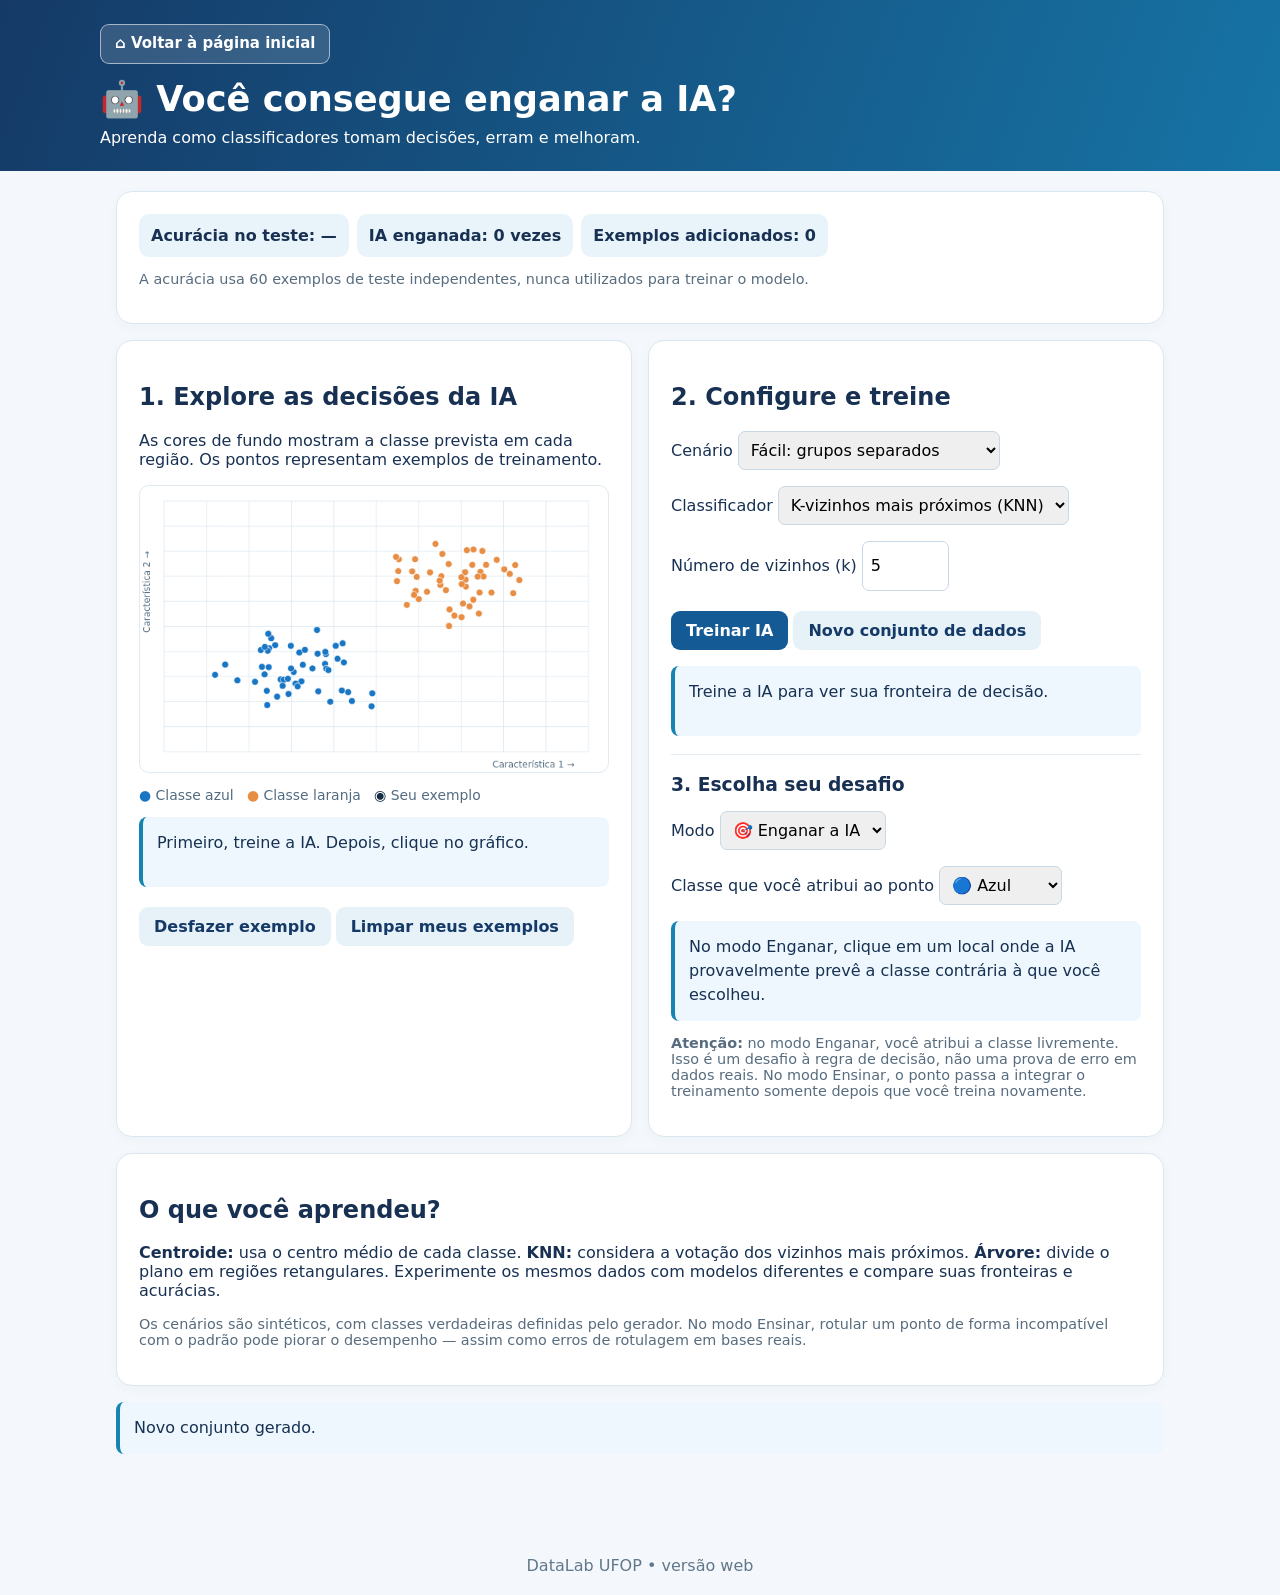
<file: jogos/10-desafio-classificacao/index.html>
<!doctype html><html lang="pt-BR"><head><meta charset="utf-8"><meta name="viewport" content="width=device-width,initial-scale=1"><title>🤖 Você consegue enganar a IA? | DataLab UFOP</title><link rel="stylesheet" href="../../assets/style.css"><link rel="stylesheet" href="game.css"></head><body><header><nav class="datalab-home-nav"><a class="datalab-home-link" href="../../index.html">⌂ Voltar à página inicial</a></nav><h1>🤖 Você consegue enganar a IA?</h1><p>Aprenda como classificadores tomam decisões, erram e melhoram.</p></header><main>
<section class="card"><div class="stats"><div class="stat">Acurácia no teste: <span id="accuracy">—</span></div><div class="stat">IA enganada: <span id="tricks">0</span> vezes</div><div class="stat">Exemplos adicionados: <span id="addedCount">0</span></div></div><p class="muted small">A acurácia usa 60 exemplos de teste independentes, nunca utilizados para treinar o modelo.</p></section>
<div class="cols"><section class="card"><h2>1. Explore as decisões da IA</h2><p>As cores de fundo mostram a classe prevista em cada região. Os pontos representam exemplos de treinamento.</p><canvas class="chart" id="scatter" aria-label="Gráfico de classificação interativo"></canvas><p class="legend"><span class="blue">●</span> Classe azul &nbsp; <span class="orange">●</span> Classe laranja &nbsp; <span class="outlined">◉</span> Seu exemplo</p><div id="clickResult" class="notice" aria-live="polite">Primeiro, treine a IA. Depois, clique no gráfico para desafiá-la.</div><p><button id="undo" class="alt">Desfazer exemplo</button><button id="clear" class="alt">Limpar meus exemplos</button></p></section>
<section class="card"><h2>2. Configure e treine</h2><p><label>Cenário <select id="scenario"><option value="easy">Fácil: grupos separados</option><option value="overlap">Intermediário: sobreposição</option><option value="moons">Difícil: duas luas</option><option value="rings">Especialista: anéis</option></select></label></p><p><label>Classificador <select id="method"><option value="centroid">Centroide mais próximo</option><option value="knn" selected>K-vizinhos mais próximos (KNN)</option><option value="tree">Árvore de decisão</option></select></label></p><p id="kWrap"><label>Número de vizinhos (k) <input id="k" type="number" min="1" max="25" value="5"></label></p><p id="depthWrap" hidden><label>Profundidade máxima <input id="depth" type="number" min="1" max="8" value="4"></label></p><button id="train">Treinar IA</button><button id="new" class="alt">Novo conjunto de dados</button><div id="results" class="notice">Escolha o cenário e treine a IA para visualizar sua fronteira de decisão.</div><hr><h3>3. Escolha seu desafio</h3><p><label>Modo <select id="mode"><option value="challenge">🎯 Enganar a IA</option><option value="teach">📚 Ensinar a IA</option></select></label></p><p><label>Classe que você atribui ao ponto <select id="class"><option value="0">🔵 Azul</option><option value="1">🟠 Laranja</option></select></label></p><div class="notice" id="instructions">No modo Enganar, clique em um local onde a IA provavelmente prevê a classe contrária à que você escolheu.</div><p class="muted small"><strong>Atenção:</strong> no modo Enganar, você atribui a classe livremente. Isso é um desafio à regra de decisão, não uma prova de erro em dados reais. No modo Ensinar, o ponto passa a integrar o treinamento somente depois que você treina novamente.</p></section></div>
<section class="card"><h2>O que você aprendeu?</h2><p><strong>Centroide:</strong> usa o centro médio de cada classe. <strong>KNN:</strong> considera a votação dos vizinhos mais próximos. <strong>Árvore:</strong> divide o plano em regiões retangulares. Experimente os mesmos dados com modelos diferentes e compare suas fronteiras e acurácias.</p><p class="muted small">Os cenários são sintéticos, com classes verdadeiras definidas pelo gerador. No modo Ensinar, rotular um ponto de forma incompatível com o padrão pode piorar o desempenho — assim como erros de rotulagem em bases reais.</p></section><div id="status" class="notice" role="status" aria-live="polite">Pronto para começar.</div></main><footer>DataLab UFOP • versão web</footer><script src="../../assets/common.js"></script><script src="app.js"></script></body></html>
</file>
<file: assets/style.css>
:root{font-family:system-ui,Segoe UI,Arial,sans-serif;background:#f4f8fc;color:#183153}*{box-sizing:border-box}body{margin:0}header{background:linear-gradient(110deg,#153a67,#1674a5);color:white;padding:24px max(16px,calc((100vw - 1080px)/2))}header h1{margin:0 0 8px;font-size:clamp(1.5rem,4vw,2.2rem)}header p{margin:0}main{max-width:1080px;margin:auto;padding:20px 16px 70px}.card{background:white;border:1px solid #dbe7f0;border-radius:16px;padding:22px;margin-bottom:16px;box-shadow:0 3px 12px #173c6008}.cols{display:grid;grid-template-columns:1fr 1fr;gap:16px}.muted{color:#576c7e}.small{font-size:.9rem}button,select,input{font:inherit}button{cursor:pointer;border:0;border-radius:9px;background:#145b96;color:white;padding:10px 15px;margin:4px 5px 4px 0;font-weight:650}button.alt{background:#e6f1f8;color:#153a67}button:disabled{opacity:.5;cursor:default}button:focus-visible,input:focus-visible,select:focus-visible{outline:3px solid #e7a13b}input,select{border:1px solid #c8d8e4;border-radius:7px;padding:8px;max-width:100%}input[type=range]{width:100%}.notice{background:#edf7fd;border-left:4px solid #1683b0;padding:14px;border-radius:8px;margin:12px 0;line-height:1.5}.stats{display:flex;flex-wrap:wrap;gap:8px}.stat{background:#e8f3fa;padding:12px;border-radius:10px;font-weight:650}.choice{display:inline-flex;align-items:center;justify-content:center;min-width:65px;min-height:58px;font-size:25px}.choice.active{outline:3px solid #eaa34d}.chart{display:block;width:100%;max-width:100%;border:1px solid #e1eaf0;border-radius:10px;background:#fff;touch-action:none}.grid{display:grid;grid-template-columns:repeat(auto-fit,minmax(145px,1fr));gap:12px}.tile{padding:18px;background:#e9f3fa;border-radius:12px;text-align:center}.tile strong{display:block;font-size:22px}.bar{height:18px;background:#e9f0f6;border-radius:6px;overflow:hidden;margin:6px 0}.bar>div{height:100%;background:#1683b0}.tag{display:inline-block;background:#e7f0f8;border-radius:30px;padding:6px 10px;margin:3px}a{color:#145b96}footer{text-align:center;padding:20px;color:#61778a}hr{border:0;border-top:1px solid #e3eaf0;margin:18px 0}@media(max-width:720px){.cols{grid-template-columns:1fr}.card{padding:16px}}

/* Navegação de retorno ao portal — todos os jogos */
.datalab-home-nav { margin: 0 0 14px; }
.datalab-home-link { display:inline-flex; align-items:center; gap:7px; padding:9px 14px; border-radius:9px; border:1px solid rgba(255,255,255,.55); background:rgba(255,255,255,.14); color:#fff !important; text-decoration:none; font-size:15px; font-weight:650; line-height:1.3; }
.datalab-home-link:hover { background:rgba(255,255,255,.28); }
.datalab-home-link:focus-visible { outline:3px solid #ffc56d; outline-offset:3px; }
@media(max-width:600px) { .datalab-home-link { padding:10px 12px; } }
</file>
<file: jogos/02-balas-no-pote/game.css>
.pot-photo{background:#d8edf9;border:1px solid #d5e5ef;border-radius:12px;overflow:hidden;max-height:370px;display:flex;justify-content:center}.pot-photo img{display:block;width:100%;height:370px;object-fit:contain}.mode-picker{border:1px solid #d5e5ef;border-radius:10px;padding:12px 14px;margin:15px 0;display:flex;gap:14px;flex-wrap:wrap}.mode-picker legend{font-weight:700;padding:0 5px}.mode-picker label{display:flex;align-items:center;gap:6px}.admin-panel{padding:10px 0}.admin-panel p{margin:8px 0}.admin-panel input{max-width:180px}.guess-line{display:flex;gap:8px;align-items:center;flex-wrap:wrap;margin-top:16px}.guess-line input{width:110px}.guess-line button{margin:0}.small{line-height:1.5}details{border:1px solid #d5e5ef;border-radius:9px;padding:10px 12px;margin:14px 0}summary{cursor:pointer;font-weight:650}#history{line-height:1.65}#physical-ready{margin:12px 0}@media(max-width:540px){.pot-photo img{height:270px}.guess-line button{flex:1}}
</file>
<file: jogos/03-desafio-rotas/game.css>
.controls{display:flex;align-items:center;gap:12px;flex-wrap:wrap;margin:12px 0}.controls label{font-weight:700}.controls select{min-width:220px}#level-desc{min-height:2em}#route{min-height:56px}#map{cursor:crosshair}#record{border-left-color:#d58a2d}@media(max-width:600px){.controls{align-items:stretch;flex-direction:column}.controls select{width:100%}}
#segments{margin:16px 0}#segments:empty{display:none}.segments-table{overflow-x:auto;margin-top:8px}.segments-table table{width:100%;border-collapse:collapse;font-size:.93rem}.segments-table th,.segments-table td{padding:7px 10px;border-bottom:1px solid #d9e6f1;text-align:left}.segments-table th:last-child,.segments-table td:last-child{text-align:right}.segments-table .total-row{font-weight:700;background:#edf6fc}
</file>
<file: jogos/04-desafio-previsao/game.css>
.topline{display:flex;justify-content:space-between;align-items:center;gap:14px;flex-wrap:wrap}.topline h2{margin-bottom:4px}.topline p{margin:0 0 12px}.round-chip{background:#e8f3fa;color:#124c77;border-radius:30px;padding:9px 14px;font-weight:750}.level-row{display:flex;flex-wrap:wrap;gap:8px;margin:14px 0}.level-row button{margin:0}.level-row button.active{background:#145b96;color:white;outline:3px solid #b7dbf5}.scenario-help{padding:13px 15px;border-radius:9px;background:#edf7fd;border-left:4px solid #1683b0}.interactive-chart{cursor:crosshair;touch-action:none}.forecast-control{display:flex;align-items:center;justify-content:space-between;gap:12px;flex-wrap:wrap;margin:16px 0 6px}.forecast-control input{width:150px;font-size:1.15rem;font-weight:700}.interval-controls{margin-top:12px;padding:12px;background:#f4f8fc;border-radius:10px}.interval-grid{display:flex;gap:16px;flex-wrap:wrap}.interval-grid label{display:flex;gap:8px;align-items:center}.interval-grid input{width:105px}.action-row{margin-top:14px}.model-list{display:grid;gap:8px;margin:16px 0}.model-item{display:flex;justify-content:space-between;gap:12px;padding:10px;background:#f2f7fb;border-radius:8px}.model-item strong{white-space:nowrap}.compare-table{width:100%;border-collapse:collapse;font-size:.92rem}.compare-table th,.compare-table td{padding:10px 6px;text-align:left;border-bottom:1px solid #dbe7f0}.compare-table td:nth-child(n+2),.compare-table th:nth-child(n+2){text-align:right}.winner{background:#e3f7ec}.good{color:#13704d;font-weight:700}.bad{color:#a64e24;font-weight:700}.history-table{width:100%;border-collapse:collapse;font-size:.9rem}.history-table th,.history-table td{border-bottom:1px solid #e1e9f0;padding:8px;text-align:left}.history-table th:last-child,.history-table td:last-child{text-align:right}@media(max-width:620px){.forecast-control{align-items:stretch}.forecast-control input{width:100%}.compare-table{font-size:.82rem}.compare-table th,.compare-table td{padding:7px 3px}}
</file>
<file: jogos/05-detetive-dados/game.css>
.topstats{margin-bottom:16px}.caseheading{display:flex;align-items:center;justify-content:space-between;gap:10px}.pill{background:#e3f1ff;color:#15588a;border-radius:999px;padding:6px 12px;font-size:.83rem;font-weight:700}.answers{display:grid;gap:9px;margin:12px 0}.answer{display:block;border:1px solid #cbddea;border-radius:10px;padding:12px;cursor:pointer;line-height:1.35}.answer:has(input:checked){border:2px solid #1574b5;background:#ecf7ff;padding:11px}.answer input{margin-right:8px}.actions{display:flex;flex-wrap:wrap;gap:6px}.chartcaption{font-size:.82rem;color:#5b7182;margin:7px 0 15px}.controlbox{background:#f2f7fc;border:1px solid #d8e6f1;border-radius:12px;padding:14px;margin-bottom:12px}.controlbox label{display:block;font-weight:650;margin-bottom:8px}.controlbox input[type=range]{width:100%}.controlbox select{width:100%}.controlvalue{font-size:.9rem;color:#345a75;margin-top:8px}.notebook{max-height:260px;overflow:auto}.notebook p{border-bottom:1px solid #e2edf4;padding:0 0 9px;margin:9px 0}.resultgood{border-left-color:#24a16e;background:#e8f8f0}.resultbad{border-left-color:#d58b33;background:#fff4e5}.card h2{margin-top:10px}.chart{height:auto;aspect-ratio:620/300}.muted{line-height:1.5}
</file>
<file: jogos/06-cacadores-padroes/game.css>
.control{display:block;margin:12px 0}.control input[type=range]{width:170px;vertical-align:middle}.legend{display:flex;flex-wrap:wrap;gap:8px;margin:10px 0;min-height:22px}.legend span{font-size:.86rem;display:inline-flex;align-items:center;gap:5px}.legend i{display:inline-block;width:12px;height:12px;border-radius:50%}#scatter{cursor:crosshair}#dbControls[hidden],#kControls[hidden]{display:none}
</file>
<file: jogos/07-jogo-probabilidades/style.css>
:root{font-family:system-ui,-apple-system,Segoe UI,Arial,sans-serif;color:#183153;background:#f5f8fc}*{box-sizing:border-box}body{margin:0}header{background:linear-gradient(110deg,#153a67,#1674a5);color:white;padding:24px max(18px,calc((100vw - 1100px)/2));}header h1{margin:0 0 8px;font-size:clamp(1.5rem,4vw,2.3rem)}header p{margin:0}main{max-width:1100px;margin:auto;padding:20px 16px 50px}.tabs{display:flex;gap:8px;flex-wrap:wrap;margin-bottom:20px}.tab{border:1px solid #d7e4f0;background:white;padding:11px 15px;border-radius:11px;cursor:pointer;color:#183153;font-weight:650}.tab[aria-selected=true]{background:#145b96;color:white}.panel[hidden]{display:none}.cols{display:grid;grid-template-columns:1.15fr 1fr;gap:16px}.card{background:white;border:1px solid #dfe8f1;border-radius:16px;padding:20px;margin-bottom:15px;box-shadow:0 3px 12px #18315308}h2,h3{margin-top:0}button{font:inherit;cursor:pointer}button.primary,button.secondary{border:0;border-radius:9px;padding:11px 15px;margin:5px 5px 5px 0;font-weight:650}button.primary{background:#145b96;color:white}button.secondary{background:#e8f3fa;color:#153a67}button:disabled{opacity:.5;cursor:not-allowed}.doors{display:flex;justify-content:space-around;gap:10px;flex-wrap:wrap;margin:15px 0}.door{background:#eef5fa;border:2px solid #cbddea;border-radius:12px;padding:12px;min-width:90px;font-size:45px;cursor:pointer}.door small{display:block;font-size:13px}.door.selected{border-color:#145b96;background:#d6ecfb}.door:disabled{cursor:default;opacity:1}.stat{display:inline-block;background:#e8f3fa;padding:10px 14px;border-radius:10px;margin:4px;font-weight:650}.message{background:#edf7fd;border-left:4px solid #1674a5;padding:13px;border-radius:8px;margin-top:12px;line-height:1.55}.controls{display:flex;align-items:center;gap:10px;flex-wrap:wrap}.controls input{max-width:120px;padding:8px;border:1px solid #c6d6e5;border-radius:7px}.barrow{display:grid;grid-template-columns:95px 1fr 65px;gap:8px;align-items:center;margin:14px 0}.track{height:22px;background:#edf2f6;border-radius:7px;overflow:hidden}.fill{height:100%;background:#1674a5}.fill.orange{background:#dc8840}.muted{color:#52677d;font-size:.92rem}.coin{width:135px;height:135px;margin:18px auto;border-radius:50%;background:radial-gradient(circle at 30% 25%,#fff2af,#eec35c 42%,#c28a28 88%);border:7px solid #a77524;box-shadow:0 7px 16px #0002;display:grid;place-items:center;font-size:25px;font-weight:800;color:#654313}.coin.spin{animation:flip .8s ease}@keyframes flip{0%{transform:rotateY(0)}50%{transform:rotateY(720deg) translateY(-13px)}100%{transform:rotateY(1440deg)}}.chart{width:100%;height:230px;display:block;border:1px solid #e4ebf2;border-radius:8px}.option{display:block;padding:11px;margin:8px 0;border:1px solid #dce6f0;border-radius:9px;cursor:pointer}.option input{margin-right:8px}.option:has(input:checked){background:#e8f3fa;border-color:#1674a5}.progress{height:10px;border-radius:8px;background:#e9f0f6;overflow:hidden;margin-bottom:16px}.progress div{height:100%;background:#1674a5}.rank{width:100%;border-collapse:collapse}.rank th,.rank td{padding:8px;text-align:left;border-bottom:1px solid #e4eaf0}input[type=text]{padding:10px;border-radius:8px;border:1px solid #b7cadb;max-width:100%}footer{color:#61778a;text-align:center;padding:15px}.note{font-size:.9rem;color:#52677d}button:focus-visible,input:focus-visible{outline:3px solid #e49b36;outline-offset:2px}@media(max-width:730px){.cols{grid-template-columns:1fr}.card{padding:16px}.door{min-width:75px;font-size:36px}}@media(prefers-reduced-motion:reduce){.coin.spin{animation:none}}

/* Portas sempre nítidas: sem sombreamento após a primeira escolha. */
.door, .door:disabled, .door[aria-disabled="true"] { opacity:1 !important; filter:none; }
.door[aria-disabled="true"] { cursor:default; }
.door.revealed-goat { background:#fff4e7; border-color:#e8b47b; }
.door.final-choice { outline:3px solid #18835d; outline-offset:2px; }
.door[aria-disabled="false"] { cursor:pointer; }
.door[aria-disabled="false"]:hover { border-color:#145b96; background:#e1f1ff; }

/* Navegação de retorno ao portal — todos os jogos */
.datalab-home-nav { margin: 0 0 14px; }
.datalab-home-link { display:inline-flex; align-items:center; gap:7px; padding:9px 14px; border-radius:9px; border:1px solid rgba(255,255,255,.55); background:rgba(255,255,255,.14); color:#fff !important; text-decoration:none; font-size:15px; font-weight:650; line-height:1.3; }
.datalab-home-link:hover { background:rgba(255,255,255,.28); }
.datalab-home-link:focus-visible { outline:3px solid #ffc56d; outline-offset:3px; }
@media(max-width:600px) { .datalab-home-link { padding:10px 12px; } }

/* Laboratório e Detetive da Moeda */
.coin-mode{display:flex;flex-wrap:wrap;gap:16px;margin:14px 0}.coin-mode label{cursor:pointer}.detective-card{margin-top:18px}.detective-card .controls{display:flex;flex-wrap:wrap;gap:8px;margin:12px 0}#coin-prob{accent-color:#1674a5}#det-verdict{min-height:44px}
</file>
<file: jogos/09-animal-misterioso/game.css>
.animal-suggestions{background:#f2f7fb;border:1px solid #d7e7f3;border-radius:10px;padding:12px 14px;margin:14px 0;color:#183a5a}.animal-suggestions ul{margin:8px 0 0;padding-left:20px}.animal-suggestions li{margin:5px 0;line-height:1.45}#remaining{line-height:1.55}#question{max-width:100%;width:min(100%,480px)}

.animal-mode-picker{margin-bottom:18px}.animal-mode-buttons{display:flex;gap:10px;flex-wrap:wrap;align-items:center}.animal-mode-buttons button{margin:0}.animal-mode-buttons .mode-selected{outline:3px solid #f2aa3a;outline-offset:2px}#ai-game[hidden],#human-game[hidden],#ai-question-box[hidden],#ai-guess-box[hidden]{display:none!important}.ai-question-box{background:#f1f7fc;border:1px solid #c8dfef;border-radius:12px;padding:16px;margin:18px 0}.ai-question-label{font-size:.85rem;font-weight:700;color:#155b91}.ai-question-box h3{font-size:1.25rem;line-height:1.4;margin:10px 0 16px}.animal-help{margin:12px 0}.animal-help summary{cursor:pointer;font-weight:700;color:#195c8c}.animal-help #ai-animals{padding:12px 0;line-height:1.7}.animal-history{max-height:280px;overflow:auto}.animal-history ol{padding-left:24px}.animal-history li{margin:6px 0}#ai-metrics{line-height:1.6}
.animal-reveal[hidden],.animal-photo-placeholder[hidden],.animal-photo-figure img[hidden]{display:none!important}.animal-reveal{margin:16px 0;animation:animalReveal .45s ease-out}.animal-photo-figure{margin:0;border:1px solid #c8dfef;background:#f2f7fc;border-radius:14px;overflow:hidden;text-align:center}.animal-photo-figure img{display:block;width:100%;height:230px;object-fit:contain;background:#eaf2f8}.animal-photo-placeholder{height:190px;display:flex;align-items:center;justify-content:center;font-size:100px;background:linear-gradient(135deg,#e8f5ff,#f9f1e8)}.animal-photo-figure figcaption{padding:12px;font-weight:800;color:#173b5b}.animal-progress-track{height:14px;background:#e3edf4;border-radius:20px;overflow:hidden;margin:12px 0 6px}.animal-progress-track>div{height:100%;width:0;background:linear-gradient(90deg,#1a6da5,#26a6b1);border-radius:20px;transition:width .35s ease}.animal-progress-label{font-size:.9rem;color:#365d78;margin-bottom:12px}@keyframes animalReveal{from{opacity:0;transform:scale(.94)}to{opacity:1;transform:scale(1)}}
</file>
<file: jogos/10-desafio-classificacao/game.css>
#scatter{cursor:crosshair} .legend{font-size:.87rem;color:#526b80}.blue{color:#1976c5}.orange{color:#e88d44}.outlined{color:#152c43} #results{min-height:70px} #clickResult{min-height:70px} label{line-height:2} .card h3{margin-bottom:6px} select{max-width:100%} @media(max-width:720px){#scatter{touch-action:manipulation}}
</file>
